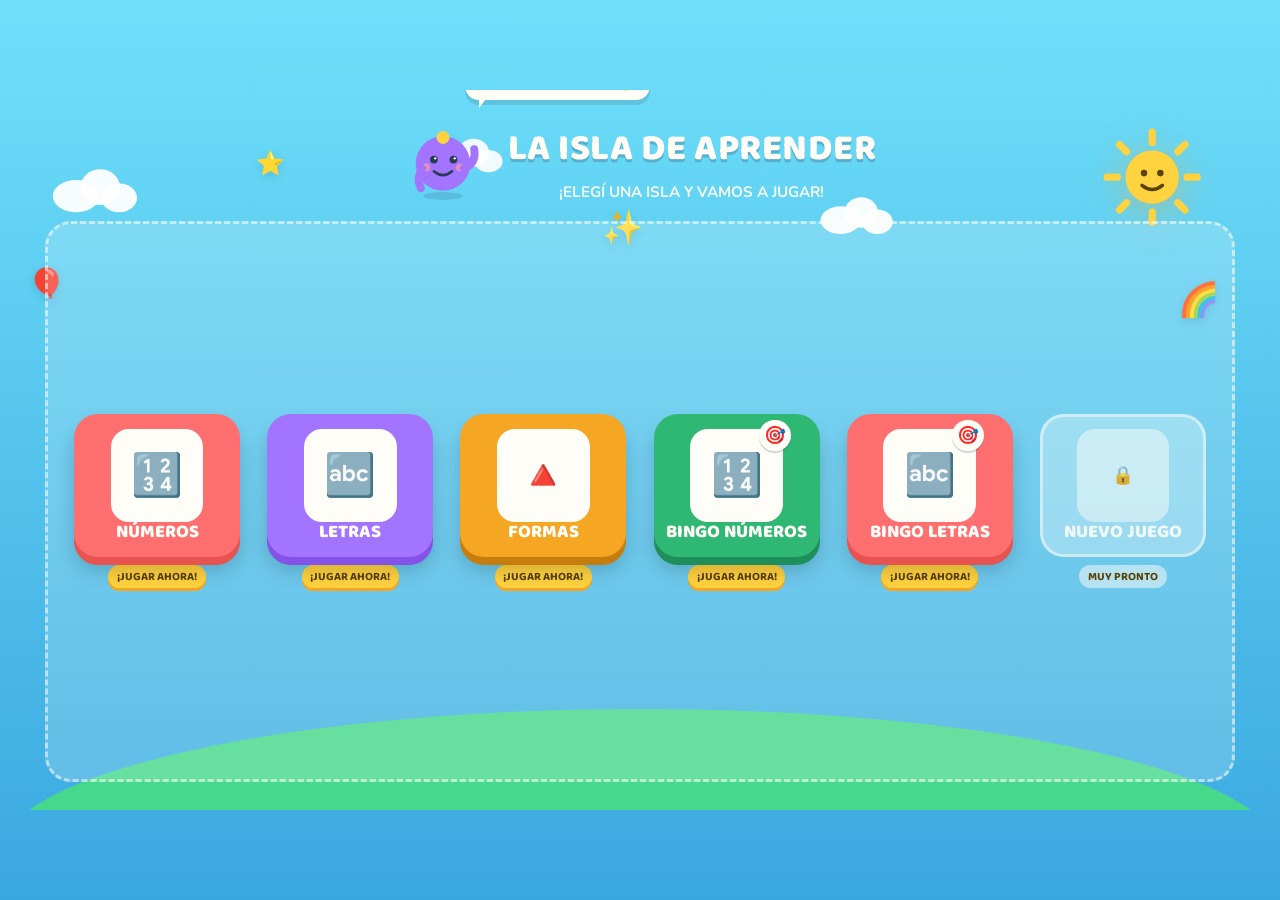
<file: index.html>
<!DOCTYPE html>
<html lang="es">
<head>
<meta charset="UTF-8">
<meta name="viewport" content="width=device-width, initial-scale=1.0">
<title>La Isla de Aprender · Actividades para peques</title>
<link rel="preconnect" href="https://fonts.googleapis.com">
<link rel="preconnect" href="https://fonts.gstatic.com" crossorigin>
<link href="https://fonts.googleapis.com/css2?family=Baloo+2:wght@500;700;800&family=Nunito:wght@600;700;800&display=swap" rel="stylesheet">
<style>
  :root{
    --sky-top:#6FE0FA;
    --sky-bottom:#3AA8E0;
    --sun:#FFD23F;
    --sun-dark:#F5A623;
    --coral:#FF6F6F;
    --coral-dark:#E8524F;
    --grass:#46D98B;
    --grass-dark:#2FB874;
    --grape:#A374FF;
    --grape-dark:#8452E8;
    --cream:#FFFDF7;
    --ink:#2B3A55;
    --ink-soft:#5A6B8C;
  }

  *{ box-sizing:border-box; }

  html,body{
    margin:0;
    padding:0;
    height:100%;
    overflow:hidden;
    font-family:'Nunito', sans-serif;
    color:var(--ink);
  }

  body{
    position:relative;
    width:100vw;
    height:100vh;
    aspect-ratio:16/9;
    background:linear-gradient(180deg, var(--sky-top) 0%, var(--sky-bottom) 100%);
    display:flex;
    align-items:center;
    justify-content:center;
  }

  @media (prefers-reduced-motion: reduce){
    *{ animation-duration:0.01ms !important; animation-iteration-count:1 !important; transition-duration:0.01ms !important; }
  }

  /* -------- Escena -------- */
  .stage{
    position:relative;
    width:100%;
    height:100%;
    max-width:177.78vh; /* fuerza proporción 16:9 dentro de cualquier viewport */
    max-height:56.25vw;
    overflow:hidden;
    display:flex;
    flex-direction:column;
  }

  /* -------- Fondo: colinas -------- */
  .hill{
    position:absolute;
    bottom:-6%;
    left:0;
    width:100%;
    height:20%;
    background:var(--grass);
    border-radius:50% 50% 0 0 / 100% 100% 0 0;
    transform:scale(1.3);
    opacity:0;
    animation:riseIn 0.7s cubic-bezier(.34,1.56,.64,1) 0.15s forwards;
    z-index:0;
  }
  .hill.back{
    background:var(--grass-dark);
    height:16%;
    bottom:-8%;
    transform:scale(1.5) translateX(6%);
    opacity:0.85;
    animation-delay:0.05s;
  }

  .sun{
    position:absolute;
    top:5%;
    right:6%;
    width:8%;
    aspect-ratio:1/1;
    opacity:0;
    animation:popIn 0.6s cubic-bezier(.34,1.56,.64,1) 0.05s forwards, floatSun 6s ease-in-out 0.9s infinite;
    filter:drop-shadow(0 6px 14px rgba(245,166,35,0.35));
    z-index:0;
  }

  .cloud{
    position:absolute;
    opacity:0;
    animation:fadeIn 0.6s ease forwards, driftCloud linear infinite;
    z-index:0;
  }
  .cloud svg{ width:100%; height:100%; display:block; }
  .cloud--1{ top:10%; left:4%; width:7%; animation-delay:0.2s, 0s; animation-duration:0.6s, 34s; }
  .cloud--2{ top:6%; left:34%; width:5.5%; animation-delay:0.35s, 0s; animation-duration:0.6s, 26s; }
  .cloud--3{ top:14%; left:64%; width:6%; animation-delay:0.5s, 0s; animation-duration:0.6s, 40s; }

  /* -------- Emoji flotantes de fondo -------- */
  .float-emoji{
    position:absolute;
    font-size:clamp(1rem, 2.6vw, 2.2rem);
    opacity:0;
    animation:fadeIn 0.5s ease forwards, drift 7s ease-in-out infinite;
    z-index:0;
    filter:drop-shadow(0 3px 4px rgba(0,0,0,0.12));
  }
  .float-emoji--1{ top:24%; left:2%;  animation-delay:1.4s, 0s; }
  .float-emoji--2{ top:16%; left:47%; animation-delay:1.55s, 1.2s; }
  .float-emoji--3{ top:26%; left:92%; animation-delay:1.7s, 0.6s; }
  .float-emoji--4{ top:8%;  left:20%; animation-delay:1.85s, 2s; font-size:clamp(0.8rem, 1.8vw, 1.5rem); }

  /* -------- Encabezado -------- */
  .header{
    position:relative;
    z-index:2;
    flex:0 0 auto;
    display:flex;
    align-items:center;
    justify-content:center;
    gap:2.2%;
    padding:2.2% 4% 1.4%;
    opacity:0;
    animation:dropIn 0.7s cubic-bezier(.34,1.56,.64,1) 0.15s forwards;
  }

  .mascot-wrap{
    position:relative;
    flex:0 0 auto;
    width:9%;
    max-width:78px;
    min-width:52px;
  }
  .mascot{
    width:100%;
    opacity:0;
    animation:popIn 0.7s cubic-bezier(.34,1.56,.64,1) 0.55s forwards, bob 3.2s ease-in-out 1.3s infinite;
    transform-origin:bottom center;
  }
  .mascot svg{ width:100%; height:auto; display:block; overflow:visible; }
  .mascot .arm{ transform-origin: 60px 78px; animation:wave 1.8s ease-in-out 1.4s infinite; }

  .speech{
    position:absolute;
    left:78%;
    top:-58%;
    width:max-content;
    max-width:min(46vw, 320px);
    background:var(--cream);
    color:var(--ink);
    font-family:'Baloo 2', sans-serif;
    font-weight:700;
    font-size:clamp(0.62rem, 1.15vw, 0.85rem);
    text-transform:uppercase;
    line-height:1.25;
    padding:0.5em 0.8em;
    border-radius:14px;
    opacity:0;
    animation:popIn 0.5s cubic-bezier(.34,1.56,.64,1) 1.8s forwards;
    box-shadow:0 5px 0 rgba(43,58,85,0.15);
  }
  .speech::after{
    content:"";
    position:absolute;
    left:14px;
    bottom:-8px;
    border-width:9px 7px 0 0;
    border-style:solid;
    border-color:var(--cream) transparent transparent transparent;
  }

  .title-block{ text-align:center; }
  .title-block h1{
    font-family:'Baloo 2', sans-serif;
    font-weight:800;
    font-size:clamp(1.15rem, 3.4vw, 2.3rem);
    margin:0;
    color:var(--cream);
    text-shadow:0 3px 0 rgba(43,58,85,0.25);
    letter-spacing:0.5px;
    text-transform:uppercase;
  }
  .title-block p{
    font-weight:700;
    font-size:clamp(0.65rem, 1.25vw, 0.95rem);
    margin:0.3rem 0 0;
    color:var(--cream);
    opacity:0.92;
    text-transform:uppercase;
  }

  /* -------- Tablero de islas (escalable) -------- */
  .board{
    position:relative;
    z-index:1;
    flex:1 1 auto;
    display:flex;
    align-items:center;
    justify-content:center;
    padding:0 3.5% 2.2%;
    min-height:0;
  }

  .board-panel{
    position:relative;
    width:100%;
    height:100%;
    max-height:100%;
    background:rgba(255,253,247,0.18);
    border:3px dashed rgba(255,253,247,0.55);
    border-radius:26px;
    padding:2.6% 2.2%;
    display:flex;
    align-items:center;
    overflow-y:auto;
    opacity:0;
    animation:fadeIn 0.5s ease 0.45s forwards;
    scrollbar-width:thin;
    scrollbar-color:var(--cream) transparent;
  }
  .board-panel::-webkit-scrollbar{ width:10px; }
  .board-panel::-webkit-scrollbar-thumb{ background:rgba(255,253,247,0.6); border-radius:8px; }

  .islands-grid{
    width:100%;
    display:grid;
    grid-template-columns:repeat(auto-fit, minmax(128px, 1fr));
    gap:3.2% 2.4%;
    justify-content:center;
  }

  .island{
    position:relative;
    display:flex;
    flex-direction:column;
    align-items:center;
    text-decoration:none;
    color:inherit;
    opacity:0;
    animation:riseIn 0.55s cubic-bezier(.34,1.56,.64,1) forwards;
  }
  /* Cascada de entrada: cada isla aparece un poco después que la anterior */
  .island:nth-child(1){ animation-delay:0.7s; }
  .island:nth-child(2){ animation-delay:0.8s; }
  .island:nth-child(3){ animation-delay:0.9s; }
  .island:nth-child(4){ animation-delay:1s; }
  .island:nth-child(5){ animation-delay:1.1s; }
  .island:nth-child(6){ animation-delay:1.2s; }
  .island:nth-child(n+7){ animation-delay:1.3s; }

  .island-card{
    width:100%;
    aspect-ratio:1/0.86;
    border-radius:24px;
    display:flex;
    flex-direction:column;
    align-items:center;
    justify-content:center;
    gap:8%;
    position:relative;
    transition:transform 0.25s cubic-bezier(.34,1.56,.64,1), box-shadow 0.25s ease;
  }

  .island--main .island-card{
    background:var(--coral);
    box-shadow:0 8px 0 var(--coral-dark), 0 14px 20px rgba(0,0,0,0.18);
    cursor:pointer;
  }
  .island--main:hover .island-card,
  .island--main:focus-visible .island-card{
    transform:translateY(-5px) rotate(-1.5deg) scale(1.04);
  }
  .island--main:active .island-card{
    transform:translateY(0px);
    box-shadow:0 3px 0 var(--coral-dark), 0 6px 10px rgba(0,0,0,0.18);
  }
  .island--main:focus-visible{ outline:none; }
  .island--main:focus-visible .island-card{
    box-shadow:0 8px 0 var(--coral-dark), 0 0 0 5px var(--cream), 0 0 0 8px var(--coral-dark);
  }
  /* Paleta rotativa: las islas van alternando color para que la grilla completa se vea alegre */
  .island--main:nth-of-type(4n+2) .island-card{ background:var(--grape); box-shadow:0 8px 0 var(--grape-dark), 0 14px 20px rgba(0,0,0,0.18); }
  .island--main:nth-of-type(4n+2):hover .island-card,
  .island--main:nth-of-type(4n+2):focus-visible .island-card{ box-shadow:0 8px 0 var(--grape-dark), 0 14px 20px rgba(0,0,0,0.18); }
  .island--main:nth-of-type(4n+3) .island-card{ background:var(--sun-dark); box-shadow:0 8px 0 #C77D0E, 0 14px 20px rgba(0,0,0,0.18); }
  .island--main:nth-of-type(4n) .island-card{ background:var(--grass-dark); box-shadow:0 8px 0 #1E8F5B, 0 14px 20px rgba(0,0,0,0.18); }

  .island-icon{
    width:56%;
    aspect-ratio:1/1;
    border-radius:18px;
    background:var(--cream);
    display:flex;
    align-items:center;
    justify-content:center;
    font-size:clamp(1.5rem, 4vw, 2.6rem);
    line-height:1;
    position:relative;
  }

  .mode-badge{
    position:absolute;
    top:-10%;
    right:-8%;
    width:34%;
    aspect-ratio:1/1;
    background:var(--cream);
    border-radius:50%;
    display:flex;
    align-items:center;
    justify-content:center;
    font-size:clamp(0.7rem, 1.7vw, 1.1rem);
    box-shadow:0 2px 0 rgba(43,58,85,0.2);
  }

  .island-label{
    font-family:'Baloo 2', sans-serif;
    font-weight:800;
    font-size:clamp(0.7rem, 1.6vw, 1.15rem);
    color:var(--cream);
    text-transform:uppercase;
    text-align:center;
    line-height:1.1;
  }

  .island-tag{
    margin-top:5%;
    font-family:'Baloo 2', sans-serif;
    font-weight:700;
    font-size:clamp(0.5rem, 1vw, 0.72rem);
    background:var(--sun);
    color:#5B4200;
    padding:0.22em 0.75em;
    border-radius:999px;
    box-shadow:0 3px 0 var(--sun-dark);
    text-transform:uppercase;
    white-space:nowrap;
  }

  .island--soon .island-card{
    background:rgba(255,253,247,0.3);
    box-shadow:inset 0 0 0 3px rgba(255,253,247,0.5);
  }
  .island--soon .island-icon{ background:rgba(255,253,247,0.55); opacity:0.85; }
  .island--soon .island-label{ color:rgba(255,253,247,0.85); }
  .island--soon .island-tag{
    background:rgba(255,253,247,0.5);
    color:#5B4200;
    box-shadow:none;
  }
  .island--soon{ cursor:default; }

  .lock-badge{ font-size:clamp(0.7rem, 1.7vw, 1.1rem); }

  /* -------- Animaciones -------- */
  @keyframes dropIn{
    0%{ opacity:0; transform:translateY(-20px); }
    100%{ opacity:1; transform:translateY(0); }
  }
  @keyframes riseIn{
    0%{ opacity:0; transform:translateY(24px) scale(0.94); }
    100%{ opacity:1; transform:translateY(0) scale(1); }
  }
  @keyframes popIn{
    0%{ opacity:0; transform:scale(0.5); }
    100%{ opacity:1; transform:scale(1); }
  }
  @keyframes fadeIn{ to{ opacity:1; } }
  @keyframes floatSun{
    0%,100%{ transform:translateY(0) rotate(0deg); }
    50%{ transform:translateY(-3%) rotate(6deg); }
  }
  @keyframes driftCloud{
    0%{ transform:translateX(0); }
    50%{ transform:translateX(3vw); }
    100%{ transform:translateX(0); }
  }
  @keyframes drift{
    0%,100%{ transform:translateY(0) rotate(0deg); }
    50%{ transform:translateY(-10px) rotate(8deg); }
  }
  @keyframes bob{
    0%,100%{ transform:translateY(0); }
    50%{ transform:translateY(-4%); }
  }
  @keyframes wave{
    0%,100%{ transform:rotate(0deg); }
    50%{ transform:rotate(-22deg); }
  }
</style>
</head>
<body>
  <div class="stage">

    <!-- Fondo -->
    <div class="sun">
      <svg viewBox="0 0 100 100"><g fill="var(--sun)">
        <circle cx="50" cy="50" r="26"/>
        <g stroke="var(--sun)" stroke-width="7" stroke-linecap="round">
          <line x1="50" y1="6" x2="50" y2="16"/>
          <line x1="50" y1="84" x2="50" y2="94"/>
          <line x1="6" y1="50" x2="16" y2="50"/>
          <line x1="84" y1="50" x2="94" y2="50"/>
          <line x1="18" y1="18" x2="25" y2="25"/>
          <line x1="75" y1="75" x2="82" y2="82"/>
          <line x1="82" y1="18" x2="75" y2="25"/>
          <line x1="25" y1="75" x2="18" y2="82"/>
        </g>
      </g>
      <circle cx="42" cy="46" r="3.2" fill="#5B4200"/>
      <circle cx="58" cy="46" r="3.2" fill="#5B4200"/>
      <path d="M40 58 Q50 66 60 58" stroke="#5B4200" stroke-width="3.4" fill="none" stroke-linecap="round"/>
      </svg>
    </div>

    <div class="cloud cloud--1"><svg viewBox="0 0 100 60"><ellipse cx="28" cy="38" rx="26" ry="18" fill="#fff" opacity="0.95"/><ellipse cx="55" cy="28" rx="22" ry="20" fill="#fff" opacity="0.95"/><ellipse cx="76" cy="40" rx="20" ry="16" fill="#fff" opacity="0.95"/></svg></div>
    <div class="cloud cloud--2"><svg viewBox="0 0 100 60"><ellipse cx="28" cy="38" rx="26" ry="18" fill="#fff" opacity="0.9"/><ellipse cx="55" cy="28" rx="22" ry="20" fill="#fff" opacity="0.9"/><ellipse cx="76" cy="40" rx="20" ry="16" fill="#fff" opacity="0.9"/></svg></div>
    <div class="cloud cloud--3"><svg viewBox="0 0 100 60"><ellipse cx="28" cy="38" rx="26" ry="18" fill="#fff" opacity="0.95"/><ellipse cx="55" cy="28" rx="22" ry="20" fill="#fff" opacity="0.95"/><ellipse cx="76" cy="40" rx="20" ry="16" fill="#fff" opacity="0.95"/></svg></div>

    <!-- Emoji decorativos flotando -->
    <div class="float-emoji float-emoji--1" aria-hidden="true">🎈</div>
    <div class="float-emoji float-emoji--2" aria-hidden="true">✨</div>
    <div class="float-emoji float-emoji--3" aria-hidden="true">🌈</div>
    <div class="float-emoji float-emoji--4" aria-hidden="true">⭐</div>

    <div class="hill back"></div>
    <div class="hill"></div>

    <!-- Encabezado: mascota + título, desacoplados del tablero de juego -->
    <header class="header">
      <div class="mascot-wrap">
        <div class="mascot" aria-hidden="true">
          <svg viewBox="0 0 120 130">
            <ellipse cx="60" cy="120" rx="30" ry="6" fill="rgba(43,58,85,0.15)"/>
            <circle cx="60" cy="70" r="42" fill="var(--grape)"/>
            <circle cx="46" cy="64" r="6" fill="#2B3A55"/>
            <circle cx="76" cy="64" r="6" fill="#2B3A55"/>
            <circle cx="48" cy="62" r="1.8" fill="#fff"/>
            <circle cx="78" cy="62" r="1.8" fill="#fff"/>
            <path d="M46 82 Q60 94 74 82" stroke="#2B3A55" stroke-width="4" fill="none" stroke-linecap="round"/>
            <circle cx="34" cy="76" r="6" fill="#FF9E9E" opacity="0.7"/>
            <circle cx="86" cy="76" r="6" fill="#FF9E9E" opacity="0.7"/>
            <g class="arm">
              <path d="M92 78 Q112 70 108 48" stroke="var(--grape)" stroke-width="12" fill="none" stroke-linecap="round"/>
            </g>
            <path d="M28 78 Q18 92 26 108" stroke="var(--grape)" stroke-width="12" fill="none" stroke-linecap="round"/>
            <circle cx="60" cy="30" r="10" fill="var(--sun)"/>
          </svg>
        </div>
        <div class="speech">¡Hola! Elegí un juego 🎉</div>
      </div>
      <div class="title-block">
        <h1>La Isla de Aprender</h1>
        <p>¡Elegí una isla y vamos a jugar!</p>
      </div>
    </header>

    <!-- Tablero: la grilla crece sola con cada actividad nueva -->
    <main class="board">
      <div class="board-panel">
        <nav class="islands-grid" aria-label="Actividades disponibles">

          <a class="island island--main" href="numeracion/index.html">
            <div class="island-card">
              <div class="island-icon">🔢</div>
              <div class="island-label">Números</div>
            </div>
            <div class="island-tag">¡Jugar ahora!</div>
          </a>

          <a class="island island--main" href="alfabetizacion/index.html">
            <div class="island-card">
              <div class="island-icon">🔤</div>
              <div class="island-label">Letras</div>
            </div>
            <div class="island-tag">¡Jugar ahora!</div>
          </a>

          <a class="island island--main" href="figuras/index.html">
            <div class="island-card">
              <div class="island-icon">🔺</div>
              <div class="island-label">Formas</div>
            </div>
            <div class="island-tag">¡Jugar ahora!</div>
          </a>

          <a class="island island--main" href="bingo-numeros/index.html">
            <div class="island-card">
              <div class="island-icon">🔢<span class="mode-badge">🎯</span></div>
              <div class="island-label">Bingo Números</div>
            </div>
            <div class="island-tag">¡Jugar ahora!</div>
          </a>

          <a class="island island--main" href="bingo-letras/index.html">
            <div class="island-card">
              <div class="island-icon">🔤<span class="mode-badge">🎯</span></div>
              <div class="island-label">Bingo Letras</div>
            </div>
            <div class="island-tag">¡Jugar ahora!</div>
          </a>

          <!------------------------------------------------------------------------------------------>
          <!-- Plantilla para la próxima actividad: copiá este bloque, cambiá emoji, texto y enlace -->
          <!------------------------------------------------------------------------------------------>
          <div class="island island--soon">
            <div class="island-card">
              <div class="island-icon"><span class="lock-badge">🔒</span></div>
              <div class="island-label">Nuevo juego</div>
            </div>
            <div class="island-tag">Muy pronto</div>
          </div>

        </nav>
      </div>
    </main>

  </div>
</body>
</html>
</file>
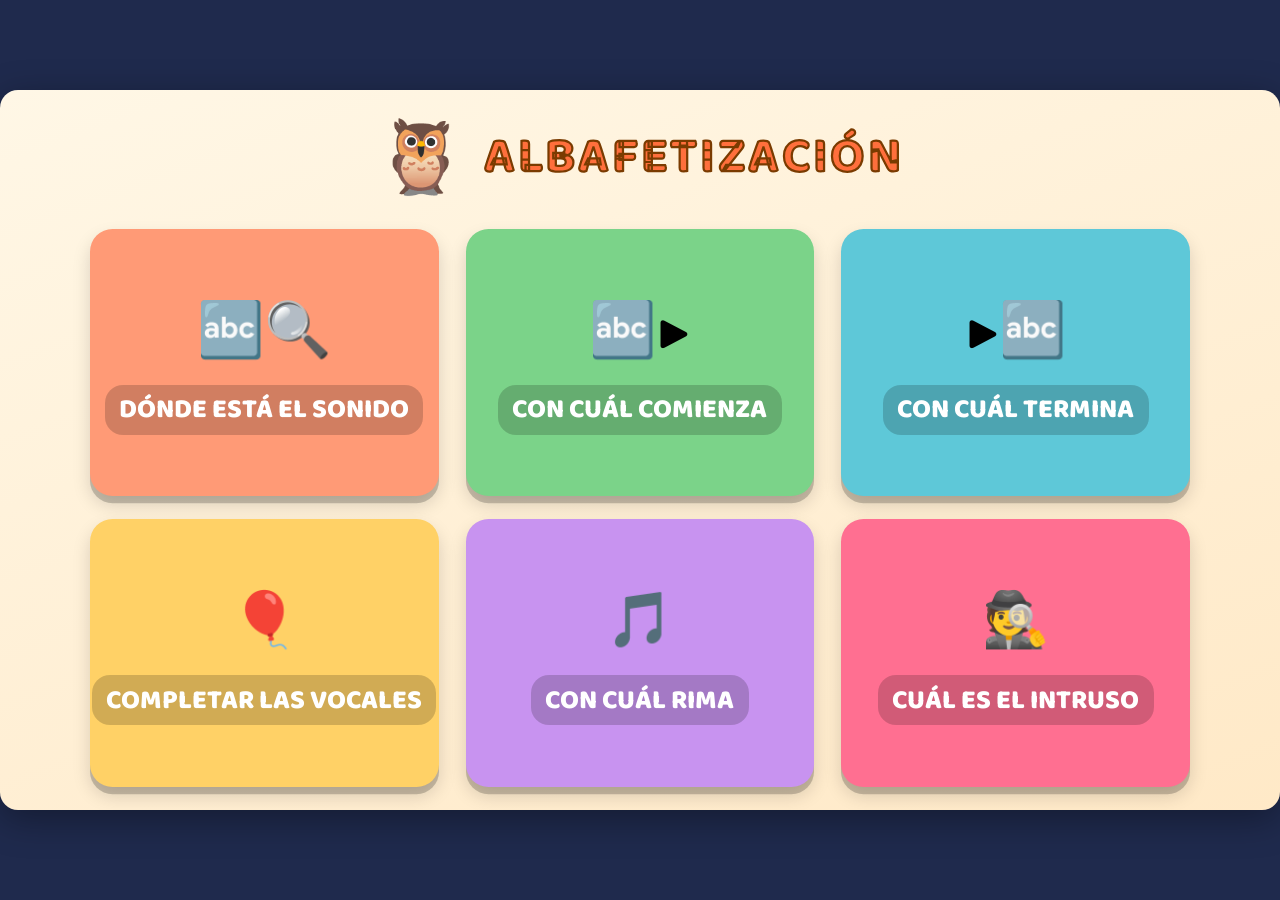
<file: alfabetizacion/index.html>
<!DOCTYPE html>
<html lang="es">
<head>
<meta charset="UTF-8">
<meta name="viewport" content="width=device-width, initial-scale=1.0, maximum-scale=1.0, user-scalable=no">
<title>Albafetización</title>
<link rel="preconnect" href="https://fonts.googleapis.com">
<link href="https://fonts.googleapis.com/css2?family=Baloo+2:wght@500;700;800&family=Nunito:wght@600;700;800;900&display=swap" rel="stylesheet">
<link rel="stylesheet" href="style.css">
</head>
<body>

<div id="stage-wrapper">
  <div id="stage">

    <!-- ===================== MENÚ ===================== -->
    <section id="screen-menu" class="screen visible">
      <div class="menu-header">
        <div class="mascot">🦉</div>
        <h1 class="app-title">ALBAFETIZACIÓN</h1>
      </div>
      <div class="menu-grid">
        <button class="menu-card card-1" data-activity="letra">
          <span class="menu-icon">🔤🔍</span>
          <span class="menu-badge">DÓNDE ESTÁ EL SONIDO</span>
        </button>
        <button class="menu-card card-2" data-activity="inicial">
          <span class="menu-icon">🔤▶️</span>
          <span class="menu-badge">CON CUÁL COMIENZA</span>
        </button>
        <button class="menu-card card-3" data-activity="final">
          <span class="menu-icon">▶️🔤</span>
          <span class="menu-badge">CON CUÁL TERMINA</span>
        </button>
        <button class="menu-card card-4" data-activity="vocales">
          <span class="menu-icon">🎈</span>
          <span class="menu-badge">COMPLETAR LAS VOCALES</span>
        </button>
        <button class="menu-card card-5" data-activity="rimas">
          <span class="menu-icon">🎵</span>
          <span class="menu-badge">CON CUÁL RIMA</span>
        </button>
        <button class="menu-card card-6" data-activity="intruso">
          <span class="menu-icon">🕵️</span>
          <span class="menu-badge">CUÁL ES EL INTRUSO</span>
        </button>
      </div>
    </section>

    <!-- ===================== ACTIVIDAD ===================== -->
    <section id="screen-activity" class="screen">
      <div class="activity-topbar">
        <button id="btn-back" class="btn-round btn-back">🏠</button>
        <div id="progress-dots" class="progress-dots"></div>
        <div class="star-counter">⭐<span id="star-count">0</span></div>
      </div>
      <div id="exercise-content" class="exercise-content"></div>
      <div id="feedback-layer" class="feedback-layer"></div>
    </section>

    <!-- ===================== FINAL ===================== -->
    <section id="screen-complete" class="screen">
      <div class="complete-box">
        <div id="medal-icon" class="medal-icon">🏆</div>
        <div class="complete-stars">⭐ <span id="final-star-count">0</span> / <span id="final-star-total">10</span></div>
        <div class="complete-buttons">
          <button id="btn-retry" class="btn-round btn-big">🔁</button>
          <button id="btn-menu" class="btn-round btn-big">🏠</button>
        </div>
      </div>
      <div id="confetti-layer" class="confetti-layer"></div>
    </section>

  </div>
</div>

<script src="script.js"></script>
</body>
</html>
</file>
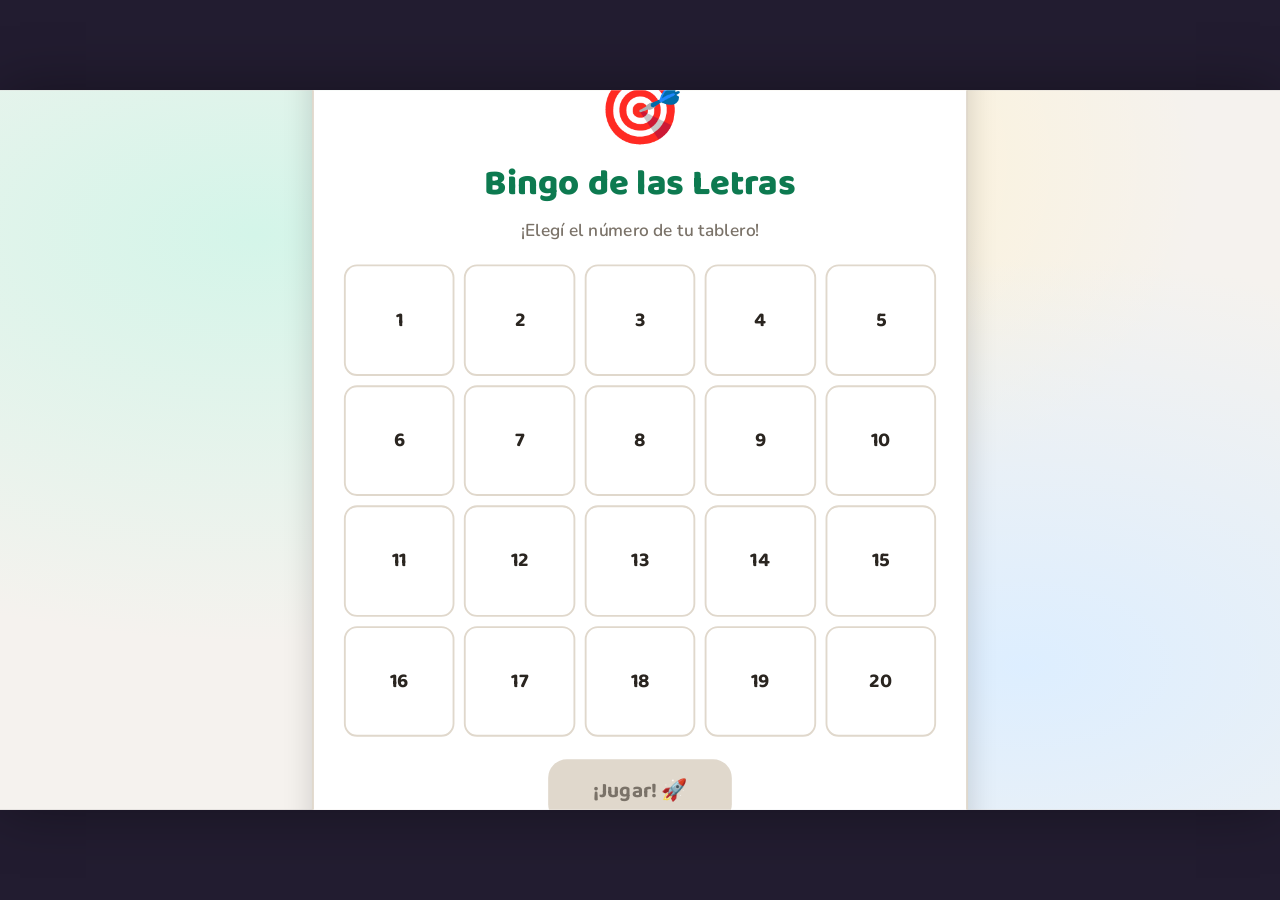
<file: bingo-letras/index.html>
<!DOCTYPE html>
<html lang="es">
<head>
  <meta charset="UTF-8" />
  <meta name="viewport" content="width=device-width, initial-scale=1.0" />
  <title>Bingo de las Letras — 1º Grado</title>
  <link rel="stylesheet" href="style.css" />
  <link rel="preconnect" href="https://fonts.googleapis.com" />
  <link rel="preconnect" href="https://fonts.gstatic.com" crossorigin />
  <link href="https://fonts.googleapis.com/css2?family=Nunito:wght@400;600;700;800;900&family=Baloo+2:wght@400;600;700;800&display=swap" rel="stylesheet" />
</head>
<body>

<!-- ESCENARIO FIJO 1366x768 (16:9), se escala completo según la ventana real -->
<div id="stage">

  <!-- PANTALLA DE SELECCIÓN -->
  <div id="setup-screen">
    <div class="setup-card">
      <div class="setup-logo">🎯</div>
      <h1>Bingo de las Letras</h1>
      <p class="setup-subtitle">¡Elegí el número de tu tablero!</p>
      <div class="player-grid" id="playerGrid"></div>
      <button class="start-btn" id="startBtn" disabled>
        ¡Jugar! 🚀
      </button>
    </div>
  </div>

  <!-- PANTALLA DE JUEGO -->
  <div id="game-screen" class="hidden">

    <!-- HEADER -->
    <header class="top-bar">
      <button class="back-btn" id="backBtn">← Volver</button>
      <h2 id="boardTitle">Tablero 1</h2>
      <div class="topbar-spacer"></div>
    </header>

    <!-- ÁREA DEL TABLERO — sin sidebar, ocupa todo el ancho -->
    <div class="board-area">
      <main class="bingo-board" id="bingoBoard" role="grid" aria-label="Tablero de bingo"></main>
    </div>

  </div>

  <!-- OVERLAY + TARJETA FLOTANTE LÍNEA/BINGO -->
  <div class="celebration-overlay hidden" id="celebrationOverlay">
    <div class="celebration-card" id="celebrationCard">
      <button class="celebration-close" id="celebrationClose" aria-label="Cerrar">✕</button>
      <div class="celebration-confetti" id="celebrationConfetti"></div>
      <div class="celebration-emoji" id="celebrationEmoji"></div>
      <h2 class="celebration-title" id="celebrationTitle"></h2>
      <p class="celebration-msg" id="celebrationMsg"></p>
      <button class="celebration-btn" id="celebrationBtn">¡Seguir jugando!</button>
    </div>
  </div>

</div>
<!-- /#stage -->

  <script src="data.js"></script>
  <script src="game.js"></script>
  <script>
    // Escala el escenario completo (diseñado a 1366x768) para que siempre
    // entre en pantalla en formato 16:9, sin scroll, sin importar la
    // resolución real ni si la ventana está maximizada o no.
    (function () {
      var REF_W = 1366, REF_H = 768;
      var stage = document.getElementById('stage');
      function fitStage() {
        var scale = Math.min(window.innerWidth / REF_W, window.innerHeight / REF_H);
        stage.style.transform = 'translate(-50%, -50%) scale(' + scale + ')';
      }
      window.addEventListener('resize', fitStage);
      window.addEventListener('orientationchange', fitStage);
      fitStage();
    })();
  </script>
</body>
</html>
</file>
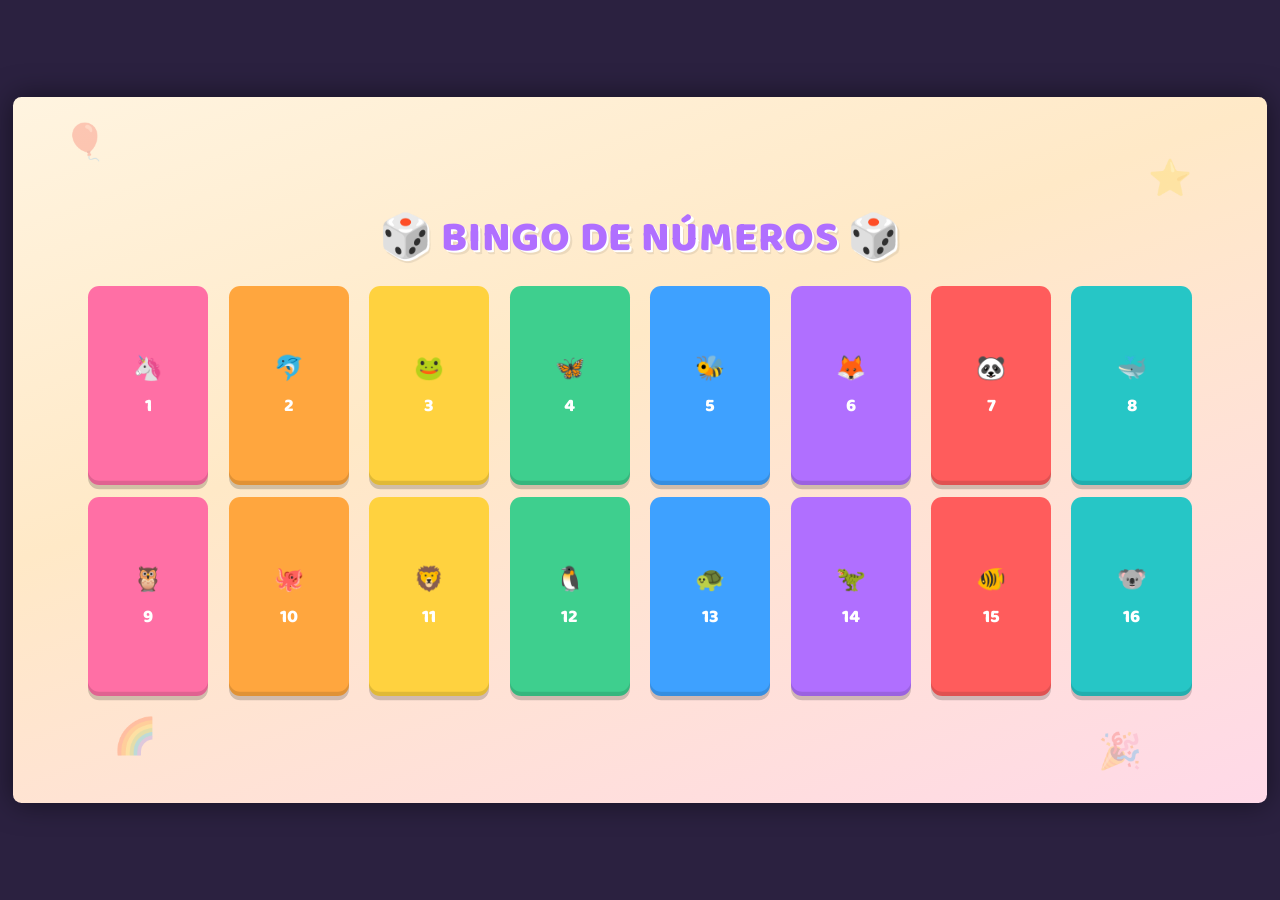
<file: bingo-numeros/index.html>
<!DOCTYPE html>
<html lang="es">
<head>
<meta charset="UTF-8">
<meta name="viewport" content="width=device-width, initial-scale=1.0, maximum-scale=1.0, user-scalable=no">
<title>Bingo de Números hasta el 30</title>
<link href="https://fonts.googleapis.com/css2?family=Baloo+2:wght@500;700;800&family=Nunito:wght@600;700;800&display=swap" rel="stylesheet">
<style>
  :root{
    --pink:#ff6fa5; --orange:#ffa63e; --yellow:#ffd23f; --green:#3ecf8e;
    --blue:#3ea1ff; --purple:#b06fff; --red:#ff5c5c; --teal:#26c6c6;
    --cream:#fff8ec; --ink:#4a3b2b;
    --sw:1vw; --sh:1vh;
  }
  *{box-sizing:border-box; -webkit-tap-highlight-color: transparent;}
  html,body{
    margin:0; padding:0; width:100%; height:100%; overflow:hidden;
    font-family:'Nunito', sans-serif; background:#2b2140;
    display:flex; align-items:center; justify-content:center;
  }
  #stage{
    position:relative;
    background:linear-gradient(160deg,#fff4e0 0%, #ffe9c7 40%, #ffd9e8 100%);
    overflow:hidden; border-radius: calc(var(--sh) * 1.2); box-shadow: 0 0 calc(var(--sh) * 4) rgba(0,0,0,0.5);
  }
  .screen{
    position:absolute; inset:0; display:none;
    flex-direction:column; align-items:center; justify-content:center;
    padding:calc(var(--sh) * 2) calc(var(--sw) * 3);
  }
  .screen.active{display:flex;}

  /* decorative floating background blobs */
  .bg-deco{position:absolute; font-size:calc(var(--sh) * 5); opacity:0.25; pointer-events:none; user-select:none;}

  h1.title{
    font-family:'Baloo 2', sans-serif; font-weight:800;
    color:var(--purple); text-shadow: calc(var(--sh) * 0.3) calc(var(--sh) * 0.3) 0 #fff, calc(var(--sh) * 0.5) calc(var(--sh) * 0.5) 0 rgba(0,0,0,0.08);
    font-size:calc(var(--sh) * 6); margin:0 0 calc(var(--sh) * 2) 0; text-align:center; letter-spacing:calc(var(--sh) * 0.1);
    text-transform:uppercase;
  }

  /* ---------- SELECT SCREEN ---------- */
  #boardGrid{
    display:grid; grid-template-columns: repeat(8, 1fr); grid-template-rows: repeat(2,1fr);
    gap:calc(var(--sh) * 1.6) calc(var(--sw) * 1.6); width:calc(var(--sw) * 88); height:calc(var(--sh) * 58);
  }
  .board-btn{
    border:none; border-radius:calc(var(--sh) * 1.6); cursor:pointer;
    font-family:'Baloo 2', sans-serif; font-weight:800; color:#fff;
    font-size:calc(var(--sh) * 3.4); display:flex; flex-direction:column; align-items:center; justify-content:center;
    box-shadow: 0 calc(var(--sh) * 0.6) 0 rgba(0,0,0,0.18), inset 0 calc(var(--sh) * -0.6) 0 rgba(0,0,0,0.12);
    transition: transform 0.12s ease;
    position:relative;
  }
  .board-btn:active{ transform: scale(0.92); }
  .board-btn .emoji{font-size:calc(var(--sh) * 3.4); margin-bottom:calc(var(--sh) * 0.3);}
  .board-btn .num{font-size:calc(var(--sh) * 2.6);}

  /* ---------- GAME SCREEN ---------- */
  #gameScreen{ justify-content:flex-start; padding-top:calc(var(--sh) * 1.4); }
  #topBar{
    width:calc(var(--sw) * 94); display:flex; align-items:center; justify-content:space-between;
    margin-bottom:calc(var(--sh) * 1);
  }
  #backBtn, #resetBtn{
    border:none; border-radius:50%; width:calc(var(--sh) * 6.4); height:calc(var(--sh) * 6.4);
    font-size:calc(var(--sh) * 3.2); background:var(--yellow); box-shadow:0 calc(var(--sh) * 0.5) 0 rgba(0,0,0,0.18);
    cursor:pointer; display:flex; align-items:center; justify-content:center;
  }
  #resetBtn{ background:var(--teal); }
  #gameTitle{
    font-family:'Baloo 2', sans-serif; font-weight:800; color:var(--purple);
    font-size:calc(var(--sh) * 3.6); text-align:center; flex:1;
  }
  #gameTitle .badge{
    display:inline-block; background:var(--pink); color:#fff; border-radius:calc(var(--sh) * 2);
    padding:calc(var(--sh) * 0.3) calc(var(--sw) * 1.6); font-size:calc(var(--sh) * 2.6); margin-left:calc(var(--sw) * 1);
  }

  #board{
    display:grid; grid-template-columns: repeat(9, 1fr); grid-template-rows: repeat(3, 1fr);
    gap:calc(var(--sh) * 0.9) calc(var(--sw) * 0.9); width:calc(var(--sw) * 92); height:calc(var(--sh) * 62); background:#fff; border-radius:calc(var(--sh) * 2);
    padding:calc(var(--sh) * 1.4) calc(var(--sw) * 1.4); box-shadow: 0 calc(var(--sh) * 0.8) 0 rgba(0,0,0,0.1), inset 0 0 0 calc(var(--sh) * 0.4) #ffe4c4;
  }
  .row-wrap{ display:contents; }
  .cell{
    border-radius:calc(var(--sh) * 1.4); display:flex; align-items:center; justify-content:center;
    font-family:'Baloo 2', sans-serif; font-weight:800; font-size:calc(var(--sh) * 4.6); color:#fff;
    position:relative; user-select:none; transition: transform 0.15s ease, filter 0.15s ease;
    box-shadow: inset 0 calc(var(--sh) * -0.5) 0 rgba(0,0,0,0.15);
  }
  .cell.number{ cursor:pointer; }
  .cell.number:active{ transform:scale(0.93); }
  .cell.deco{ background:#fff3e0; color:#000; font-size:calc(var(--sh) * 3.6); box-shadow:none; opacity:0.85; }
  .cell.marked{ filter:brightness(0.75) saturate(1.3); }
  .cell.marked::after{
    content:"✔️"; position:absolute; font-size:calc(var(--sh) * 3.4); top:50%; left:50%;
    transform:translate(-50%,-50%); background:rgba(255,255,255,0.0);
  }
  .cell.marked .num-label{ opacity:0.35; }
  .cell.number.row-complete-cell{
    box-shadow: 0 0 0 calc(var(--sh) * 0.5) #fff, 0 0 calc(var(--sh) * 2) calc(var(--sh) * 0.6) var(--yellow);
    animation: rowGlow 1s ease-in-out infinite alternate;
  }
  @keyframes rowGlow{
    from{ box-shadow: 0 0 0 calc(var(--sh) * 0.4) #fff, 0 0 calc(var(--sh) * 1.2) calc(var(--sh) * 0.4) var(--yellow); }
    to{ box-shadow: 0 0 0 calc(var(--sh) * 0.6) #fff, 0 0 calc(var(--sh) * 3) calc(var(--sh) * 0.9) var(--orange); }
  }

  /* ---------- MODAL ---------- */
  #modalOverlay{
    position:absolute; inset:0; background:rgba(43,33,64,0.55);
    display:none; align-items:center; justify-content:center; z-index:50;
  }
  #modalOverlay.active{ display:flex; }
  #modalCard{
    background:#fff; border-radius:calc(var(--sh) * 3); padding:calc(var(--sh) * 3) calc(var(--sw) * 5); text-align:center;
    box-shadow:0 calc(var(--sh) * 1) 0 rgba(0,0,0,0.15); max-width:calc(var(--sw) * 70);
    animation: popIn 0.35s cubic-bezier(.34,1.56,.64,1);
  }
  @keyframes popIn{ from{ transform:scale(0.4); opacity:0;} to{ transform:scale(1); opacity:1;} }
  #modalEmoji{ font-size:calc(var(--sh) * 9); display:block; margin-bottom:calc(var(--sh) * 1); }
  #modalText{
    font-family:'Baloo 2', sans-serif; font-weight:800; font-size:calc(var(--sh) * 5.4); margin:0 0 calc(var(--sh) * 2) 0;
    text-transform:uppercase;
  }
  #modalText.line{ color:var(--blue); }
  #modalText.bingo{ color:var(--red); }
  #modalBtn{
    border:none; border-radius:calc(var(--sh) * 2); padding:calc(var(--sh) * 1.4) calc(var(--sw) * 4); font-size:calc(var(--sh) * 2.8); font-weight:800;
    font-family:'Baloo 2', sans-serif; color:#fff; background:var(--green); cursor:pointer;
    box-shadow:0 calc(var(--sh) * 0.5) 0 rgba(0,0,0,0.2);
  }

  /* confetti */
  .confetti{
    position:absolute; top:calc(var(--sh) * -3); width:calc(var(--sw) * 1.4); height:calc(var(--sh) * 2.4); border-radius:calc(var(--sh) * 0.4);
    animation: fall linear forwards; z-index:60; pointer-events:none;
  }
  @keyframes fall{
    to{ transform: translateY(calc(var(--sh) * 115)) rotate(540deg); opacity:0.9; }
  }
</style>
</head>
<body>
<div id="stage">

  <!-- floating decorations -->
  <div class="bg-deco" style="top:3%; left:4%;">🎈</div>
  <div class="bg-deco" style="top:8%; right:6%;">⭐</div>
  <div class="bg-deco" style="bottom:6%; left:8%;">🌈</div>
  <div class="bg-deco" style="bottom:4%; right:10%;">🎉</div>

  <!-- SELECT SCREEN -->
  <div id="selectScreen" class="screen active">
    <h1 class="title">🎲 Bingo de Números 🎲</h1>
    <div id="boardGrid"></div>
  </div>

  <!-- GAME SCREEN -->
  <div id="gameScreen" class="screen">
    <div id="topBar">
      <button id="backBtn" title="Volver">↩️</button>
      <div id="gameTitle">🎫 Mi tablero <span class="badge" id="boardNumLabel">1</span></div>
      <button id="resetBtn" title="Reiniciar">🔄</button>
    </div>
    <div id="board"></div>
  </div>

  <!-- MODAL -->
  <div id="modalOverlay">
    <div id="modalCard">
      <span id="modalEmoji">🎉</span>
      <p id="modalText" class="line">¡LÍNEA!</p>
      <button id="modalBtn">¡Genial! 😄</button>
    </div>
  </div>

</div>

<script>
/* ---------------- STAGE SCALING (16:9) ---------------- */
function resizeStage(){
  const stage = document.getElementById('stage');
  const winW = window.innerWidth, winH = window.innerHeight;
  const targetRatio = 16/9;
  let w, h;
  if (winW / winH > targetRatio){
    h = winH * 0.98; w = h * targetRatio;
  } else {
    w = winW * 0.98; h = w / targetRatio;
  }
  stage.style.width = w + 'px';
  stage.style.height = h + 'px';
  // --sw / --sh = 1% del ancho/alto REAL del stage, para que todas las medidas
  // internas (antes en vw/vh) queden siempre contenidas dentro del stage,
  // sin importar la proporción de la ventana del navegador.
  document.documentElement.style.setProperty('--sw', (w / 100) + 'px');
  document.documentElement.style.setProperty('--sh', (h / 100) + 'px');
}
window.addEventListener('resize', resizeStage);
resizeStage();

/* ---------------- SEEDED RNG ---------------- */
function mulberry32(seed){
  return function(){
    seed |= 0; seed = seed + 0x6D2B79F5 | 0;
    let t = Math.imul(seed ^ seed >>> 15, 1 | seed);
    t = t + Math.imul(t ^ t >>> 7, 61 | t) ^ t;
    return ((t ^ t >>> 14) >>> 0) / 4294967296;
  };
}
function shuffleWithRand(arr, rand){
  const a = arr.slice();
  for (let i = a.length - 1; i > 0; i--){
    const j = Math.floor(rand() * (i + 1));
    [a[i], a[j]] = [a[j], a[i]];
  }
  return a;
}

const CELL_COLORS = ['#ff6fa5','#ffa63e','#ffd23f','#3ecf8e','#3ea1ff','#b06fff','#ff5c5c','#26c6c6'];
const DECO_EMOJIS = ['🌟','🌈','🎈','🌸','💫','🦋','🍀','☀️','🍭','🐝'];
const PICK_EMOJIS = ['🦄','🐬','🐸','🦋','🐝','🦊','🐼','🐳','🦉','🐙','🦁','🐧','🐢','🦖','🐠','🐨'];

/* ---------------- BOARD GENERATION ---------------- */
function generateBoard(seed){
  const rand = mulberry32(seed * 977 + 13);
  const shuffled = shuffleWithRand(Array.from({length:30}, (_,i)=>i+1), rand);
  const chosen = shuffled.slice(0, 21);
  const rows = [
    chosen.slice(0,7).sort((a,b)=>a-b),
    chosen.slice(7,14).sort((a,b)=>a-b),
    chosen.slice(14,21).sort((a,b)=>a-b)
  ];
  const board = [];
  rows.forEach(rowNums => {
    const cols = shuffleWithRand([0,1,2,3,4,5,6,7,8], rand);
    const blankCols = new Set(cols.slice(0,2));
    const rowCells = new Array(9);
    let idx = 0;
    for (let c=0;c<9;c++){
      if (blankCols.has(c)){
        rowCells[c] = { type:'deco', emoji: DECO_EMOJIS[Math.floor(rand()*DECO_EMOJIS.length)] };
      } else {
        rowCells[c] = { type:'number', value: rowNums[idx++] };
      }
    }
    board.push(rowCells);
  });
  return board;
}

/* ---------------- STATE ---------------- */
let currentBoardIndex = null;
let currentBoard = null;
let markedSet = new Set();
let lineDone = [false,false,false];
let bingoDone = false;

/* ---------------- SELECT SCREEN RENDER ---------------- */
const boardGrid = document.getElementById('boardGrid');
for (let i=1;i<=16;i++){
  const btn = document.createElement('button');
  btn.className = 'board-btn';
  btn.style.background = CELL_COLORS[(i-1) % CELL_COLORS.length];
  btn.innerHTML = `<span class="emoji">${PICK_EMOJIS[i-1]}</span><span class="num">${i}</span>`;
  btn.addEventListener('click', () => openBoard(i));
  boardGrid.appendChild(btn);
}

/* ---------------- GAME SCREEN RENDER ---------------- */
const boardEl = document.getElementById('board');
function openBoard(index){
  currentBoardIndex = index;
  currentBoard = generateBoard(index);
  markedSet = new Set();
  lineDone = [false,false,false];
  bingoDone = false;
  document.getElementById('boardNumLabel').textContent = index;
  renderBoard();
  showScreen('gameScreen');
}

function renderBoard(){
  boardEl.innerHTML = '';
  currentBoard.forEach((row, r) => {
    row.forEach((cell, c) => {
      const div = document.createElement('div');
      const key = r + '-' + c;
      if (cell.type === 'number'){
        div.className = 'cell number';
        div.style.background = CELL_COLORS[cell.value % CELL_COLORS.length];
        div.innerHTML = `<span class="num-label">${cell.value}</span>`;
        if (markedSet.has(key)) div.classList.add('marked');
        div.addEventListener('click', () => toggleCell(r, c, key));
      } else {
        div.className = 'cell deco';
        div.textContent = cell.emoji;
      }
      boardEl.appendChild(div);
    });
  });
  applyRowHighlights();
}

function applyRowHighlights(){
  const cells = document.querySelectorAll('#board .cell');
  for (let r=0;r<3;r++){
    for (let c=0;c<9;c++){
      const el = cells[r*9+c];
      if (!el) continue;
      const cellData = currentBoard[r][c];
      if (cellData.type === 'number'){
        el.classList.toggle('row-complete-cell', lineDone[r]);
      }
    }
  }
}

function toggleCell(r, c, key){
  if (markedSet.has(key)) markedSet.delete(key);
  else markedSet.add(key);
  renderBoard();
  checkLines();
}

function checkLines(){
  for (let r=0;r<3;r++){
    if (lineDone[r]) continue;
    const allMarked = currentBoard[r].every((cell, colIndex) => {
      if (cell.type !== 'number') return true;
      return markedSet.has(r + '-' + colIndex);
    });
    if (allMarked){
      lineDone[r] = true;
      applyRowHighlights();
      showModal('¡LÍNEA!', '🎯', 'line');
    }
  }
  checkBingo();
}

function checkBingo(){
  if (bingoDone) return;
  const totalNumbers = currentBoard.flat().filter(c => c.type === 'number').length;
  if (markedSet.size >= totalNumbers){
    bingoDone = true;
    showModal('¡BINGO!', '🏆', 'bingo');
    launchConfetti();
  }
}

/* ---------------- MODAL ---------------- */
const modalOverlay = document.getElementById('modalOverlay');
const modalText = document.getElementById('modalText');
const modalEmoji = document.getElementById('modalEmoji');
function showModal(text, emoji, kind){
  modalText.textContent = text;
  modalText.className = kind;
  modalEmoji.textContent = emoji;
  modalOverlay.classList.add('active');
}
document.getElementById('modalBtn').addEventListener('click', () => {
  modalOverlay.classList.remove('active');
});

/* ---------------- CONFETTI ---------------- */
function launchConfetti(){
  const stage = document.getElementById('stage');
  const colors = CELL_COLORS;
  for (let i=0;i<70;i++){
    const piece = document.createElement('div');
    piece.className = 'confetti';
    piece.style.left = Math.random()*100 + '%';
    piece.style.background = colors[Math.floor(Math.random()*colors.length)];
    piece.style.animationDuration = (2 + Math.random()*1.8) + 's';
    piece.style.animationDelay = (Math.random()*0.6) + 's';
    stage.appendChild(piece);
    setTimeout(() => piece.remove(), 4500);
  }
}

/* ---------------- NAVIGATION ---------------- */
function showScreen(id){
  document.querySelectorAll('.screen').forEach(s => s.classList.remove('active'));
  document.getElementById(id).classList.add('active');
}
document.getElementById('backBtn').addEventListener('click', () => {
  showScreen('selectScreen');
});
document.getElementById('resetBtn').addEventListener('click', () => {
  markedSet = new Set();
  lineDone = [false,false,false];
  bingoDone = false;
  renderBoard();
});
</script>
</body>
</html>
</file>
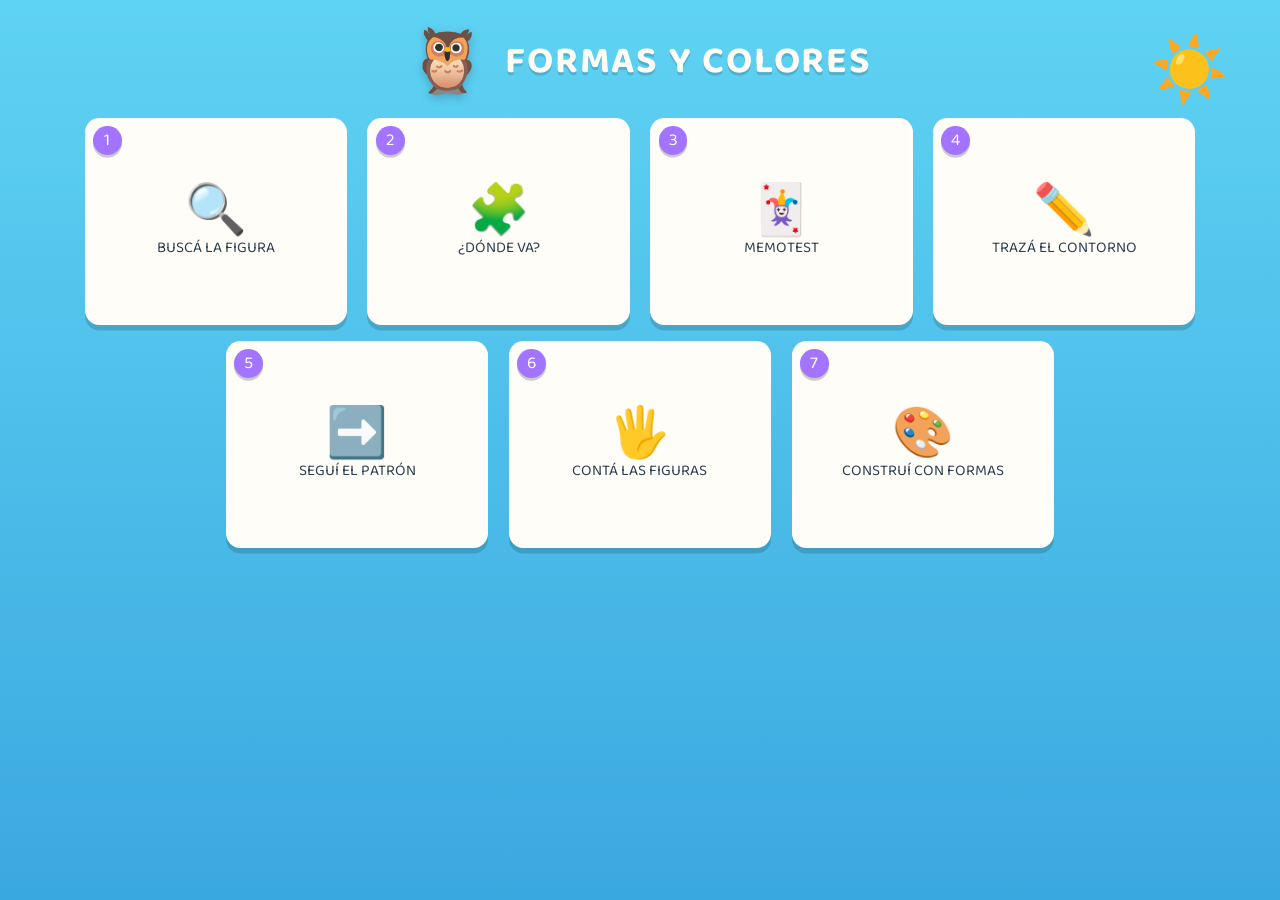
<file: figuras/index.html>
<!DOCTYPE html>
<html lang="es">
<head>
<meta charset="UTF-8">
<meta name="viewport" content="width=device-width, initial-scale=1.0, maximum-scale=1.0, user-scalable=no">
<title>Figuras Geométricas</title>
<link rel="preconnect" href="https://fonts.googleapis.com">
<link rel="preconnect" href="https://fonts.gstatic.com" crossorigin>
<link href="https://fonts.googleapis.com/css2?family=Baloo+2:wght@500;600;700;800&family=Nunito:wght@600;700;800&display=swap" rel="stylesheet">
<link rel="stylesheet" href="style.css">
</head>
<body>
<div id="stage" class="stage">

  <!-- ===================== MENÚ PRINCIPAL ===================== -->
  <section id="view-menu" class="view view-menu active">
    <div class="bg-deco">
      <div class="cloud c1">☁️</div>
      <div class="cloud c2">☁️</div>
      <div class="sun-deco">☀️</div>
    </div>
    <header class="menu-header">
      <div class="mascot-badge">🦉</div>
      <h1 class="menu-title">FORMAS Y COLORES</h1>
    </header>
    <div id="menu-grid" class="menu-grid"></div>
  </section>

  <!-- ===================== VISTA DE ACTIVIDAD ===================== -->
  <section id="view-activity" class="view view-activity">
    <header class="activity-header">
      <button id="btn-back" class="btn-back" aria-label="Volver al menú">🏠</button>
      <div id="progress-dots" class="progress-dots"></div>
      <div id="star-counter" class="star-counter">⭐ <span id="star-count">0</span></div>
    </header>
    <div id="activity-body" class="activity-body"></div>
  </section>

  <!-- ===================== PANTALLA FINAL ===================== -->
  <section id="view-end" class="view view-end">
    <div class="end-card">
      <div id="end-medal" class="end-medal">🏆</div>
      <h2 id="end-title" class="end-title">¡MUY BIEN!</h2>
      <div id="end-stars" class="end-stars"></div>
      <div class="end-buttons">
        <button id="btn-retry" class="btn-big btn-retry">🔁 JUGAR DE NUEVO</button>
        <button id="btn-menu" class="btn-big btn-menu">🏠 VOLVER AL MENÚ</button>
      </div>
    </div>
    <div class="confetti-layer" id="confetti-layer"></div>
  </section>

</div>
<script src="script.js"></script>
</body>
</html>
</file>
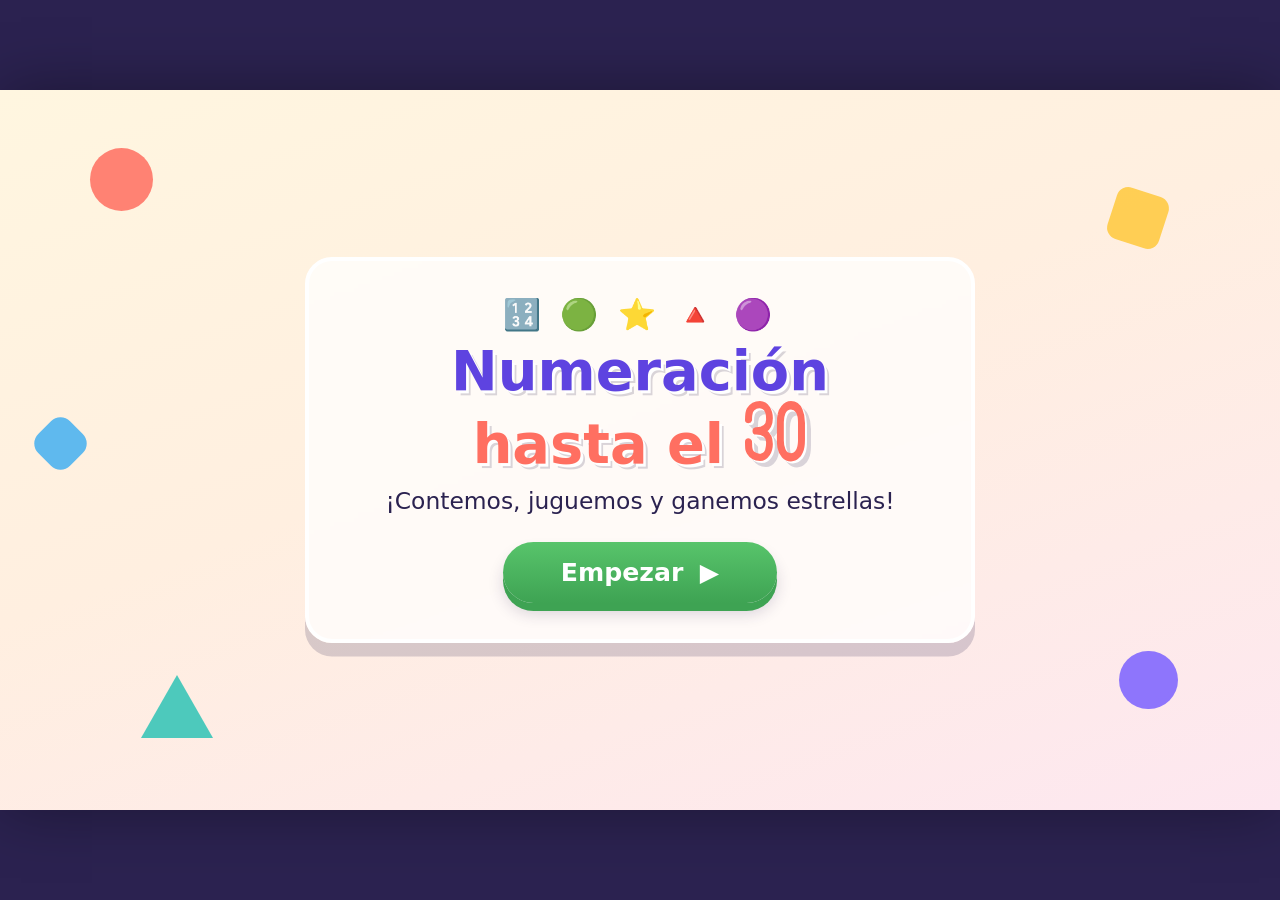
<file: numeracion/index.html>
<!DOCTYPE html>
<html lang="es">
<head>
<meta charset="UTF-8">
<meta name="viewport" content="width=device-width, initial-scale=1.0, maximum-scale=1.0, user-scalable=no">
<title>Numeración hasta el 30</title>
<link rel="stylesheet" href="styles.css">
</head>
<body>

<div id="stage" class="stage">

  <!-- PANTALLA DE INICIO -->
  <section id="screen-intro" class="screen is-active">
    <div class="deco deco-1" aria-hidden="true"></div>
    <div class="deco deco-2" aria-hidden="true"></div>
    <div class="deco deco-3" aria-hidden="true"></div>
    <div class="deco deco-4" aria-hidden="true"></div>
    <div class="deco deco-5" aria-hidden="true"></div>

    <div class="intro-card">
      <p class="eyebrow-emoji">🔢 🟢 ⭐ 🔺 🟣</p>
      <h1 class="app-title">Numeración<br><span>hasta el <b class="num">30</b></span></h1>
      <p class="subtitle">¡Contemos, juguemos y ganemos estrellas!</p>
      <button id="btn-start" class="btn-primary" type="button">
        Empezar <span class="btn-arrow">▶</span>
      </button>
    </div>
  </section>

  <!-- PANTALLA DE ACTIVIDAD -->
  <section id="screen-activity" class="screen">
    <header class="topbar">
      <div class="activity-badge">
        <span class="activity-icon" id="activity-icon">🔢</span>
        <span class="activity-name" id="activity-name">Actividad</span>
      </div>
      <div class="progress-dots" id="progress-dots"></div>
      <div class="stars-counter">
        <span id="stars-count">0</span>
        <span class="star-icon">⭐</span>
      </div>
    </header>

    <main class="activity-main" id="activity-main">
      <!-- contenido inyectado por script.js -->
    </main>

    <div class="feedback-banner" id="feedback-banner"></div>
  </section>

  <!-- PANTALLA FINAL -->
  <section id="screen-final" class="screen">
    <div class="confetti-layer" id="confetti-layer" aria-hidden="true"></div>
    <div class="final-card">
      <div class="medal" id="final-medal">🏆</div>
      <h2 id="final-title">¡Excelente trabajo!</h2>
      <p id="final-subtitle">Conseguiste <strong><span id="final-stars">0</span> de 30</strong> estrellas</p>
      <div class="stars-row" id="stars-row"></div>
      <button id="btn-restart" class="btn-primary" type="button">
        Jugar de nuevo <span class="btn-arrow">🔄</span>
      </button>
    </div>
  </section>

</div>

<script src="script.js"></script>
</body>
</html>
</file>
<file: alfabetizacion/style.css>
* { margin:0; padding:0; box-sizing:border-box; -webkit-tap-highlight-color:transparent; user-select:none; }

html, body {
  width:100%; height:100%; overflow:hidden;
  font-family:'Nunito', sans-serif;
  background:#1f2a4d;
}

#stage-wrapper {
  width:100vw; height:100vh;
  display:flex; align-items:center; justify-content:center;
  background:#1f2a4d;
}

#stage {
  position:relative;
  background:linear-gradient(160deg,#fff7e6,#ffe9c7);
  border-radius:2vh;
  box-shadow:0 1vh 4vh rgba(0,0,0,0.35);
  overflow:hidden;
}

.screen {
  position:absolute; inset:0;
  display:none;
  flex-direction:column;
  align-items:center; justify-content:center;
}
.screen.visible { display:flex; }

/* ===================== MENÚ ===================== */
#screen-menu { justify-content:flex-start; padding-top:2vh; }

.menu-header { display:flex; align-items:center; justify-content:center; gap:2vh; margin-bottom:2.5vh; }
.mascot { font-size:8vh; animation:bob 2.4s ease-in-out infinite; }
.app-title {
  font-family:'Baloo 2', cursive;
  font-size:5.5vh;
  color:#ff6f3c;
  -webkit-text-stroke:0.25vh #7a3b00;
  letter-spacing:0.3vh;
}
@keyframes bob { 0%,100%{transform:translateY(0) rotate(-4deg);} 50%{transform:translateY(-1.2vh) rotate(4deg);} }

.menu-grid {
  display:grid;
  grid-template-columns:repeat(3, 1fr);
  grid-template-rows:repeat(2, 1fr);
  gap:2.5vh 3vh;
  width:86%;
  height:62vh;
}

.menu-card {
  border:none; border-radius:2.5vh;
  display:flex; flex-direction:column; align-items:center; justify-content:center;
  gap:1vh;
  cursor:pointer;
  box-shadow:0 0.8vh 0 rgba(0,0,0,0.2), 0 1vh 2vh rgba(0,0,0,0.15);
  transition:transform .12s ease;
  font-family:'Baloo 2', cursive;
}
.menu-card:active { transform:translateY(0.6vh) scale(0.97); box-shadow:0 0.2vh 0 rgba(0,0,0,0.2); }
.menu-icon { font-size:6vh; }
.menu-badge {
  font-size:3vh; font-weight:800; color:#fff;
  background:rgba(0,0,0,0.18); padding:0.4vh 1.6vh; border-radius:2vh;
}

.card-1 { background:#ff9a76; }
.card-2 { background:#7bd389; }
.card-3 { background:#5ec8d8; }
.card-4 { background:#ffd166; }
.card-5 { background:#c893f0; }
.card-6 { background:#ff6f91; }

/* ===================== ACTIVIDAD (barra superior) ===================== */
.activity-topbar {
  position:absolute; top:0; left:0; right:0;
  height:9vh;
  display:flex; align-items:center; justify-content:space-between;
  padding:0 3vh;
}

.btn-round {
  border:none; border-radius:50%;
  width:7vh; height:7vh;
  font-size:3.4vh;
  display:flex; align-items:center; justify-content:center;
  background:#fff; box-shadow:0 0.6vh 0 rgba(0,0,0,0.2);
  cursor:pointer;
}
.btn-round:active { transform:translateY(0.4vh); box-shadow:none; }

.progress-dots { display:flex; gap:1.2vh; }
.dot { width:2vh; height:2vh; border-radius:50%; background:#e0d7c8; transition:background .2s, transform .2s; }
.dot.done { background:#ffb703; }
.dot.current { background:#ff6f3c; transform:scale(1.3); }

.star-counter {
  font-size:3.4vh; font-weight:800; color:#ff9500;
  display:flex; align-items:center; gap:0.6vh;
  font-family:'Baloo 2', cursive;
}

/* ===================== CONTENIDO EJERCICIO ===================== */
.exercise-content {
  margin-top:9vh;
  width:100%; height:calc(100% - 9vh);
  display:flex; flex-direction:column; align-items:center; justify-content:center;
  gap:3.5vh;
}

/* --- indicador de posición (word-shape) --- */
.word-shape { display:flex; gap:1.2vh; }
.wshape-box {
  width:4.2vh; height:4.2vh; border-radius:1vh;
  background:#e6ddcb; border:0.3vh solid #d8cbb0;
}
.wshape-box.hi { background:#ff9500; border-color:#c96e00; }

.prompt-row { display:flex; align-items:center; gap:2.5vh; }
.prompt-letter {
  font-family:'Baloo 2', cursive;
  font-size:10vh; color:#3a3a3a;
  background:#fff; border-radius:2vh; padding:0 3vh;
  box-shadow:0 0.6vh 0 rgba(0,0,0,0.12);
}
.prompt-emoji { font-size:11vh; filter:drop-shadow(0 0.6vh 0.2vh rgba(0,0,0,0.2)); }

/* --- opciones tipo imagen --- */
.options-row { display:flex; gap:3.5vh; }
.opt-emoji-btn {
  width:15vh; height:15vh; border-radius:2.5vh;
  background:#fff; border:0.4vh solid #f0e6d2;
  font-size:8vh;
  display:flex; align-items:center; justify-content:center;
  box-shadow:0 0.7vh 0 rgba(0,0,0,0.15);
  cursor:pointer;
}
.opt-emoji-btn:active { transform:translateY(0.4vh); }
.opt-emoji-btn.wrong-disabled { opacity:0.25; pointer-events:none; filter:grayscale(1); }

/* --- palabra con espacio en blanco (letras) --- */
.word-boxes { display:flex; gap:1vh; }
.letter-box {
  width:7vh; height:9vh; border-radius:1.2vh;
  background:#fff; box-shadow:0 0.5vh 0 rgba(0,0,0,0.12);
  display:flex; align-items:center; justify-content:center;
  font-family:'Baloo 2', cursive; font-size:5.5vh; color:#3a3a3a;
}
.letter-box.blank { background:repeating-linear-gradient(45deg,#ffe1b3,#ffe1b3 6px,#ffd18f 6px,#ffd18f 12px); color:transparent; }

.options-row.letters { gap:2.5vh; }
.opt-letter-btn {
  width:11vh; height:11vh; border-radius:2vh;
  background:#fff; border:0.4vh solid #f0e6d2;
  font-family:'Baloo 2', cursive; font-size:5.5vh; color:#3a3a3a;
  box-shadow:0 0.7vh 0 rgba(0,0,0,0.15);
  cursor:pointer;
}
.opt-letter-btn:active { transform:translateY(0.4vh); }
.opt-letter-btn.wrong-disabled { opacity:0.25; pointer-events:none; }

/* --- intruso --- */
.intruso-row { display:flex; gap:3vh; }
.intruso-item {
  width:14vh; height:14vh; border-radius:2.5vh;
  background:#fff; border:0.4vh solid #f0e6d2;
  display:flex; align-items:center; justify-content:center;
  font-size:7vh; font-family:'Baloo 2', cursive; color:#3a3a3a;
  box-shadow:0 0.7vh 0 rgba(0,0,0,0.15);
  cursor:pointer;
}
.intruso-item:active { transform:translateY(0.4vh); }
.intruso-item.wrong-disabled { opacity:0.25; pointer-events:none; }

/* ===================== FEEDBACK ===================== */
.feedback-layer {
  position:absolute; inset:0;
  display:flex; align-items:center; justify-content:center;
  pointer-events:none;
  opacity:0; transition:opacity .15s;
}
.feedback-layer.show { opacity:1; }
.feedback-icon { font-size:22vh; animation:pop .5s ease; filter:drop-shadow(0 1vh 1vh rgba(0,0,0,0.25)); }
@keyframes pop { 0%{transform:scale(0.3) rotate(-15deg);} 60%{transform:scale(1.2) rotate(8deg);} 100%{transform:scale(1) rotate(0);} }

/* ===================== FINAL ===================== */
#screen-complete { background:linear-gradient(160deg,#fff2d6,#ffdca8); }
.complete-box { display:flex; flex-direction:column; align-items:center; gap:2.5vh; z-index:2; }
.medal-icon { font-size:24vh; animation:pop .6s ease; }
.complete-stars { font-family:'Baloo 2', cursive; font-size:6vh; color:#ff9500; }
.complete-buttons { display:flex; gap:3vh; margin-top:1vh; }
.btn-big { width:10vh; height:10vh; font-size:4.5vh; }

.confetti-layer { position:absolute; inset:0; overflow:hidden; pointer-events:none; }
.confetti-piece { position:absolute; top:-5vh; font-size:3.5vh; animation:fall linear forwards; }
@keyframes fall { to { transform:translateY(115vh) rotate(360deg); } }
</file>
<file: bingo-letras/style.css>
/* =============================================
   BINGO DE LAS LETRAS — 1º GRADO
   Optimizado para Chromebook 1366×768 landscape
   ============================================= */

:root {
  --green:       #1aad72;
  --green-light: #d4f5e9;
  --green-dark:  #0d7a50;

  --blue:        #3b8eea;
  --blue-light:  #ddeeff;
  --blue-dark:   #1a5cb8;

  --amber:       #f5a623;
  --amber-light: #fff3d4;
  --amber-dark:  #b37400;

  --red:         #e84040;
  --red-light:   #ffe0e0;

  --purple:      #7c5cbf;
  --purple-light:#ede8ff;

  --surface:     #ffffff;
  --bg:          #f5f2ee;
  --border:      #e0d8cc;
  --text:        #2a2520;
  --text-muted:  #7a7268;

  --radius-sm:   8px;
  --radius-md:   14px;
  --radius-lg:   20px;
  --radius-xl:   28px;

  --font-display: 'Baloo 2', cursive;
  --font-body:    'Nunito', sans-serif;

  --shadow-sm: 0 2px 8px rgba(0,0,0,0.08);
  --shadow-md: 0 4px 16px rgba(0,0,0,0.12);
  --shadow-lg: 0 8px 32px rgba(0,0,0,0.16);
}

*, *::before, *::after { box-sizing: border-box; margin: 0; padding: 0; }
html { font-size: 16px; -webkit-text-size-adjust: 100%; }

html, body {
  width: 100%;
  height: 100%;
  overflow: hidden;
}

body {
  font-family: var(--font-body);
  color: var(--text);
  background: #221c30; /* color de "letterbox" cuando la pantalla no es exactamente 16:9 */
  position: relative;
}

/* Escenario de diseño fijo (1366x768, 16:9). Se centra y se escala por JS
   según el tamaño real de la ventana, para que nunca haya scroll ni recorte. */
#stage {
  position: absolute;
  top: 50%;
  left: 50%;
  width: 1366px;
  height: 768px;
  transform-origin: center center;
  overflow: hidden;
  background: var(--bg);
  box-shadow: 0 0 60px rgba(0,0,0,0.35);
}

.hidden { display: none !important; }

/* =============================================
   PANTALLA DE SELECCIÓN
   ============================================= */

#setup-screen {
  height: 100%;
  display: flex;
  align-items: center;
  justify-content: center;
  padding: 1.5rem;
  background:
    radial-gradient(ellipse at 20% 20%, #d4f5e9 0%, transparent 50%),
    radial-gradient(ellipse at 80% 80%, #ddeeff 0%, transparent 50%),
    radial-gradient(ellipse at 60% 10%, #fff3d4 0%, transparent 40%),
    var(--bg);
}

.setup-card {
  background: var(--surface);
  border-radius: var(--radius-xl);
  padding: 2.5rem 2rem;
  box-shadow: var(--shadow-lg);
  max-width: 700px;
  width: 100%;
  text-align: center;
  border: 2px solid var(--border);
}

.setup-logo {
  font-size: 72px;
  line-height: 1;
  margin-bottom: 0.75rem;
  animation: bounce 2s ease-in-out infinite;
}

@keyframes bounce {
  0%, 100% { transform: translateY(0); }
  50%       { transform: translateY(-8px); }
}

.setup-card h1 {
  font-family: var(--font-display);
  font-size: 2.4rem;
  font-weight: 800;
  color: var(--green-dark);
  margin-bottom: 0.4rem;
}

.setup-subtitle {
  font-size: 1.15rem;
  color: var(--text-muted);
  margin-bottom: 1.5rem;
  font-weight: 600;
}

.player-grid {
  display: grid;
  grid-template-columns: repeat(5, 1fr);
  gap: 10px;
  margin-bottom: 1.5rem;
}

.player-btn {
  padding: 14px 4px;
  border: 2px solid var(--border);
  border-radius: var(--radius-md);
  background: var(--surface);
  font-family: var(--font-display);
  font-size: 1.35rem;
  font-weight: 700;
  color: var(--text);
  cursor: pointer;
  transition: all 0.15s ease;
  aspect-ratio: 1;
  display: flex; align-items: center; justify-content: center;
}

.player-btn:hover {
  background: var(--green-light);
  border-color: var(--green);
  color: var(--green-dark);
  transform: translateY(-2px);
  box-shadow: var(--shadow-sm);
}

.player-btn.selected {
  background: var(--green);
  border-color: var(--green-dark);
  color: #fff;
  transform: translateY(-2px);
  box-shadow: 0 4px 12px rgba(26,173,114,0.4);
}

.start-btn {
  padding: 16px 48px;
  background: var(--green);
  color: #fff;
  border: none;
  border-radius: var(--radius-lg);
  font-family: var(--font-display);
  font-size: 1.4rem;
  font-weight: 700;
  cursor: pointer;
  transition: all 0.15s ease;
  box-shadow: 0 4px 16px rgba(26,173,114,0.35);
}

.start-btn:hover:not(:disabled) {
  background: var(--green-dark);
  transform: translateY(-2px);
  box-shadow: 0 6px 20px rgba(26,173,114,0.45);
}

.start-btn:disabled {
  background: var(--border);
  color: var(--text-muted);
  cursor: default;
  box-shadow: none;
}

/* =============================================
   PANTALLA DE JUEGO — tablero a pantalla completa
   Layout: header | tablero (sin sidebar)
   ============================================= */

#game-screen {
  display: grid;
  grid-template-columns: 1fr;
  grid-template-rows: auto 1fr;
  grid-template-areas:
    "header"
    "board";
  height: 100%;
  gap: 0;
  overflow: hidden;
}

/* ---- TOP BAR ---- */
.top-bar {
  grid-area: header;
  display: flex;
  align-items: center;
  gap: 12px;
  background: var(--surface);
  border-bottom: 2px solid var(--border);
  padding: 8px 14px;
}

.back-btn {
  padding: 7px 16px;
  border: 2px solid var(--border);
  border-radius: var(--radius-md);
  background: var(--surface);
  font-family: var(--font-body);
  font-size: 0.9rem;
  font-weight: 700;
  color: var(--text-muted);
  cursor: pointer;
  transition: all 0.12s;
  white-space: nowrap;
}

.back-btn:hover {
  background: var(--red-light);
  border-color: var(--red);
  color: var(--red);
}

.top-bar h2 {
  font-family: var(--font-display);
  font-size: 1.5rem;
  font-weight: 800;
  color: var(--green-dark);
}

.topbar-spacer { flex: 1; }

/* ---- ÁREA PRINCIPAL: TABLERO ---- */
.board-area {
  grid-area: board;
  display: flex;
  flex-direction: column;
  padding: 12px 14px 10px;
  gap: 0;
  overflow: hidden;
}

/* ---- CUADRÍCULA DEL BINGO ---- */
/* 9 col × 3 filas, ocupa todo el espacio disponible */
.bingo-board {
  display: grid;
  grid-template-columns: repeat(9, 1fr);
  grid-template-rows: repeat(3, 1fr);
  gap: 9px;
  flex: 1;
  min-height: 0;
}

.cell {
  border: 2.5px solid var(--border);
  border-radius: var(--radius-md);
  background: var(--surface);
  display: flex;
  flex-direction: column;
  align-items: center;
  justify-content: center;
  cursor: pointer;
  transition: all 0.15s ease;
  padding: 6px 4px;
  user-select: none;
  overflow: hidden;
  box-shadow: var(--shadow-sm);
}

.cell:hover {
  border-color: var(--green);
  transform: scale(1.04);
  box-shadow: 0 4px 14px rgba(26,173,114,0.25);
  z-index: 1;
}

.cell.marked {
  background: linear-gradient(135deg, var(--green) 0%, var(--green-dark) 100%);
  border-color: var(--green-dark);
  box-shadow: 0 4px 14px rgba(26,173,114,0.4);
}

.cell.marked .cell-word { color: #fff; font-weight: 800; }
.cell.marked .cell-emoji { filter: drop-shadow(0 2px 4px rgba(0,0,0,0.2)); }

.cell.free-space {
  background: linear-gradient(135deg, var(--blue-light) 0%, #c8e8ff 100%);
  border-color: var(--blue);
  cursor: default;
  border-style: dashed;
}

.cell.free-space:hover { transform: none; box-shadow: var(--shadow-sm); }

.cell-emoji {
  font-size: 2.5rem;
  line-height: 1.1;
  pointer-events: none;
}

.cell-word {
  font-family: var(--font-body);
  font-size: 1rem;
  font-weight: 700;
  color: var(--text);
  text-align: center;
  line-height: 1.2;
  margin-top: 5px;
  pointer-events: none;
  word-break: break-word;
  hyphens: auto;
  letter-spacing: 0.2px;
}

/* =============================================
   TARJETA FLOTANTE DE CELEBRACIÓN
   ============================================= */

.celebration-overlay {
  position: absolute;
  inset: 0;
  background: rgba(10, 20, 50, 0.72);
  backdrop-filter: blur(6px);
  z-index: 500;
  display: flex;
  align-items: center;
  justify-content: center;
  animation: overlay-in 0.3s ease;
}

.celebration-overlay.hidden {
  display: none !important;
}

@keyframes overlay-in {
  from { opacity: 0; }
  to   { opacity: 1; }
}

.celebration-card {
  position: relative;
  background: var(--surface);
  border-radius: 32px;
  padding: 52px 60px 48px;
  text-align: center;
  width: 520px;
  overflow: hidden;
  box-shadow:
    0 24px 80px rgba(0,0,0,0.35),
    0 0 0 3px rgba(255,255,255,0.18);
  animation: card-pop 0.45s cubic-bezier(0.34,1.56,0.64,1);
}

@keyframes card-pop {
  from { transform: scale(0.6) translateY(40px); opacity: 0; }
  to   { transform: scale(1) translateY(0);      opacity: 1; }
}

/* Borde arcoíris animado para bingo */
.celebration-card.is-bingo::before {
  content: '';
  position: absolute;
  inset: -3px;
  border-radius: 34px;
  background: conic-gradient(
    #FFD93D, #FF6B35, #FF6B9D, #C77DFF,
    #3A86FF, #6BCB77, #FFD93D
  );
  z-index: -1;
  animation: spin-border 3s linear infinite;
}

@keyframes spin-border {
  to { transform: rotate(360deg); }
}

/* Borde sólido para línea */
.celebration-card.is-linea::before {
  content: '';
  position: absolute;
  inset: -3px;
  border-radius: 34px;
  background: linear-gradient(135deg, var(--purple), #b39ddb, var(--purple));
  z-index: -1;
}

.celebration-card.is-bingo { background: #fffdf4; }
.celebration-card.is-linea { background: #faf8ff; }

/* Confetti canvas dentro de la tarjeta */
.celebration-confetti {
  position: absolute;
  inset: 0;
  pointer-events: none;
  overflow: hidden;
  border-radius: 32px;
}

.confetti-piece {
  position: absolute;
  width: 10px;
  height: 10px;
  border-radius: 2px;
  animation: confetti-fall var(--dur, 1.2s) ease-in var(--delay, 0s) forwards;
  top: -20px;
  left: var(--x, 50%);
  background: var(--col, #FFD93D);
  transform: rotate(var(--rot0, 0deg));
}

@keyframes confetti-fall {
  0%   { transform: translateY(0) rotate(var(--rot0,0deg)); opacity: 1; }
  100% { transform: translateY(520px) rotate(var(--rot1,360deg)); opacity: 0; }
}

.celebration-close {
  position: absolute;
  top: 14px; right: 16px;
  background: rgba(0,0,0,0.08);
  border: none;
  border-radius: 50%;
  width: 36px; height: 36px;
  font-size: 16px;
  cursor: pointer;
  display: flex; align-items: center; justify-content: center;
  color: var(--text-muted);
  transition: background 0.15s, color 0.15s;
  z-index: 2;
}

.celebration-close:hover {
  background: var(--red-light);
  color: var(--red);
}

.celebration-emoji {
  font-size: 82px;
  line-height: 1;
  margin-bottom: 16px;
  display: block;
  animation: emoji-wobble 0.7s cubic-bezier(0.34,1.56,0.64,1) both;
  position: relative;
  z-index: 1;
}

@keyframes emoji-wobble {
  from { transform: scale(0) rotate(-20deg); }
  to   { transform: scale(1) rotate(0deg); }
}

.celebration-title {
  font-family: var(--font-display);
  font-size: 2.6rem;
  font-weight: 900;
  margin-bottom: 10px;
  line-height: 1.1;
  position: relative;
  z-index: 1;
}

.is-bingo .celebration-title {
  background: linear-gradient(135deg, var(--amber-dark), var(--amber), #ff9900);
  -webkit-background-clip: text;
  -webkit-text-fill-color: transparent;
  background-clip: text;
}

.is-linea .celebration-title {
  color: var(--purple);
}

.celebration-msg {
  font-size: 1.15rem;
  font-weight: 600;
  color: var(--text-muted);
  margin-bottom: 28px;
  position: relative;
  z-index: 1;
}

.celebration-btn {
  display: inline-block;
  padding: 14px 42px;
  border: none;
  border-radius: var(--radius-lg);
  font-family: var(--font-display);
  font-size: 1.2rem;
  font-weight: 700;
  cursor: pointer;
  transition: all 0.15s ease;
  position: relative;
  z-index: 1;
  letter-spacing: 0.3px;
}

.is-bingo .celebration-btn {
  background: linear-gradient(135deg, var(--amber), #ff9900);
  color: #fff;
  box-shadow: 0 5px 20px rgba(245,166,35,0.45);
}

.is-bingo .celebration-btn:hover {
  transform: translateY(-2px);
  box-shadow: 0 8px 26px rgba(245,166,35,0.55);
}

.is-linea .celebration-btn {
  background: linear-gradient(135deg, var(--purple), #9b7be0);
  color: #fff;
  box-shadow: 0 5px 20px rgba(124,92,191,0.4);
}

.is-linea .celebration-btn:hover {
  transform: translateY(-2px);
  box-shadow: 0 8px 26px rgba(124,92,191,0.5);
}

/* =============================================
   RESPONSIVE
   El diseño se calcula siempre a la resolución de referencia
   (1366×768, ver #stage). El ajuste a cualquier pantalla real
   se hace por JavaScript escalando #stage completo, así que ya
   no se necesitan media queries basadas en el ancho de ventana.
   ============================================= */
</file>
<file: figuras/style.css>
:root{
  --sky-top:#5FD3F3;
  --sky-bottom:#3AA8E0;
  --sun:#FFD23F;
  --coral:#FF6B6B;
  --green:#4CD787;
  --purple:#A374FF;
  --card:#FFFDF7;
  --ink:#2C3E50;
  --circle:#FFD23F;
  --triangle:#FF6B6B;
  --square:#3AA8E0;
  --rectangle:#4CD787;
}
*{box-sizing:border-box;margin:0;padding:0;}
html,body{width:100%;height:100%;overflow:hidden;background:#000;}
body{font-family:'Nunito',sans-serif;}
.stage{
  position:relative;
  width:100vw;height:100vh;
  background:linear-gradient(180deg,var(--sky-top) 0%,var(--sky-bottom) 100%);
  overflow:hidden;
  text-transform:uppercase;
}
.view{position:absolute;inset:0;display:none;flex-direction:column;}
.view.active{display:flex;}

/* ---------- decor ---------- */
.bg-deco{position:absolute;inset:0;pointer-events:none;z-index:0;}
.cloud{position:absolute;font-size:5vh;opacity:.85;filter:drop-shadow(0 2px 4px rgba(0,0,0,.1));animation:drift 30s linear infinite;}
.c1{top:6vh;left:-10vw;animation-duration:40s;}
.c2{top:16vh;left:-10vw;font-size:4vh;animation-duration:55s;animation-delay:8s;}
@keyframes drift{from{transform:translateX(0);}to{transform:translateX(120vw);}}
.sun-deco{position:absolute;top:3vh;right:4vw;font-size:7vh;animation:pulse 4s ease-in-out infinite;}
@keyframes pulse{0%,100%{transform:scale(1);}50%{transform:scale(1.08);}}

/* ---------- menu ---------- */
.view-menu{align-items:center;padding:2vh 3vw;position:relative;z-index:1;}
.menu-header{display:flex;align-items:center;gap:2vh;margin-bottom:1.5vh;}
.mascot-badge{font-size:7vh;filter:drop-shadow(0 3px 5px rgba(0,0,0,.2));animation:bob 2.5s ease-in-out infinite;}
@keyframes bob{0%,100%{transform:translateY(0) rotate(-3deg);}50%{transform:translateY(-1vh) rotate(3deg);}}
.menu-title{font-family:'Baloo 2',sans-serif;font-size:4.2vh;color:var(--card);text-shadow:0 3px 0 rgba(0,0,0,.15);letter-spacing:.05em;}
.menu-grid{
  display:flex;
  flex-wrap:wrap;
  justify-content:center;
  align-content:center;
  gap:1.8vh 1.6vw;
  width:100%;
  flex:1;
  max-width:96vw;
}
.menu-card{
  background:var(--card);
  border-radius:1.6vh;
  border:.4vh solid rgba(255,255,255,.6);
  display:flex;flex-direction:column;align-items:center;justify-content:center;
  gap:.6vh;
  cursor:pointer;
  box-shadow:0 .6vh 0 rgba(0,0,0,.15);
  transition:transform .15s ease, box-shadow .15s ease;
  position:relative;
  padding:1vh .5vw;
  width:20.5vw;
  height:23vh;
}
.menu-card:hover{transform:translateY(-.5vh) scale(1.03);box-shadow:0 1vh 0 rgba(0,0,0,.18);}
.menu-card:active{transform:translateY(.2vh) scale(.98);}
.menu-card .card-icon{font-size:5.5vh;line-height:1;}
.menu-card .card-num{
  position:absolute;top:.6vh;left:.6vh;
  background:var(--purple);color:#fff;
  font-family:'Baloo 2';font-size:1.9vh;
  width:3.2vh;height:3.2vh;border-radius:50%;
  display:flex;align-items:center;justify-content:center;
  box-shadow:0 .3vh 0 rgba(0,0,0,.2);
}
.menu-card .card-label{font-family:'Baloo 2',sans-serif;font-size:1.7vh;color:var(--ink);text-align:center;line-height:1.15;}
.menu-card .card-star{position:absolute;top:.5vh;right:.6vh;font-size:2.2vh;filter:drop-shadow(0 1px 2px rgba(0,0,0,.2));}

/* ---------- activity header ---------- */
.view-activity{padding:1.6vh 2.4vw;position:relative;z-index:1;}
.activity-header{display:flex;align-items:center;justify-content:space-between;margin-bottom:1vh;}
.btn-back{
  font-size:3.2vh;background:var(--card);border:none;border-radius:50%;
  width:6vh;height:6vh;cursor:pointer;box-shadow:0 .5vh 0 rgba(0,0,0,.15);
  display:flex;align-items:center;justify-content:center;
}
.btn-back:active{transform:translateY(.2vh);}
.progress-dots{display:flex;gap:.9vh;}
.progress-dots .dot{width:1.8vh;height:1.8vh;border-radius:50%;background:rgba(255,255,255,.4);border:.25vh solid rgba(255,255,255,.6);transition:background .2s;}
.progress-dots .dot.done{background:var(--sun);}
.progress-dots .dot.current{background:var(--card);}
.star-counter{
  font-family:'Baloo 2';font-size:2.6vh;color:var(--card);
  background:rgba(0,0,0,.15);padding:.6vh 1.6vw;border-radius:3vh;
  display:flex;align-items:center;gap:.6vh;
}
.activity-body{flex:1;display:flex;flex-direction:column;align-items:center;justify-content:center;position:relative;min-height:0;}

/* ---------- prompt / instruction ---------- */
.prompt-row{display:flex;align-items:center;justify-content:center;gap:2vw;margin-bottom:2vh;flex-wrap:wrap;}
.prompt-card{
  background:var(--card);border-radius:2vh;padding:1.4vh 3vw;
  box-shadow:0 .6vh 0 rgba(0,0,0,.15);
  display:flex;align-items:center;justify-content:center;gap:1.5vw;
  min-height:16vh;
}
.instruction-icon{font-size:4.5vh;}

/* ---------- generic shape svg wrapper ---------- */
.shape-box{display:flex;align-items:center;justify-content:center;}
.shape-box svg{display:block;filter:drop-shadow(0 .4vh 0 rgba(0,0,0,.15));}

/* ---------- options grid (generic multiple choice) ---------- */
.options-row{display:flex;gap:2.5vw;justify-content:center;align-items:center;flex-wrap:wrap;}
.opt-btn{
  background:var(--card);border:.5vh solid transparent;border-radius:2vh;
  padding:1.5vh 1.6vw;cursor:pointer;
  display:flex;flex-direction:column;align-items:center;justify-content:center;gap:.6vh;
  box-shadow:0 .7vh 0 rgba(0,0,0,.18);
  transition:transform .12s;
  min-width:12vw;
}
.opt-btn:active{transform:translateY(.3vh);}
.opt-btn.correct{border-color:var(--green);background:#eafff2;}
.opt-btn.wrong{border-color:var(--coral);background:#fff0ee;opacity:.55;pointer-events:none;}
.opt-btn.disabled{pointer-events:none;}
.opt-num{font-family:'Baloo 2';font-size:4vh;color:var(--ink);}
.opt-label{font-family:'Baloo 2';font-size:2vh;color:var(--ink);}

/* ---------- scene (activity 2: find the shape) ---------- */
.scene-wrap{position:relative;height:64vh;aspect-ratio:3/2;margin:0 auto;background:var(--card);border-radius:2vh;box-shadow:0 .6vh 0 rgba(0,0,0,.15);overflow:hidden;}
.scene-item{position:absolute;cursor:pointer;border-radius:1vh;transition:background .3s;}
.scene-item:active{background:rgba(255,255,255,.15);}
.scene-item.marked-correct{background:rgba(255,253,247,.72);outline:none;}
.scene-item.marked-wrong{outline:.5vh solid var(--coral);background:rgba(255,107,107,.22);}

/* ---------- sorting activity 3 ---------- */
.sort-wrap{display:flex;flex-direction:column;align-items:center;gap:2vh;width:100%;}
.sort-tray{display:flex;gap:2vw;justify-content:center;flex-wrap:wrap;}
.sort-item{
  font-size:6vh;background:var(--card);border-radius:1.6vh;padding:1vh 1.6vw;
  cursor:pointer;box-shadow:0 .6vh 0 rgba(0,0,0,.15);
}
.sort-item.placed{opacity:0;pointer-events:none;}
.sort-bins{display:flex;gap:2vw;justify-content:center;}
.sort-bin{
  width:14vw;height:16vh;border-radius:1.6vh;background:rgba(255,255,255,.35);
  border:.5vh dashed rgba(255,255,255,.8);
  display:flex;flex-direction:column;align-items:center;justify-content:center;gap:.6vh;
}
.sort-bin.flash-ok{background:rgba(76,215,135,.5);}
.sort-bin.flash-bad{background:rgba(255,107,107,.5);}
.sort-bin .bin-icon{font-size:3.6vh;}

/* ---------- memotest ---------- */
.memo-grid{display:grid;gap:1.4vh 1.4vw;}
.memo-card{
  background:var(--purple);border-radius:1.4vh;cursor:pointer;
  display:flex;align-items:center;justify-content:center;
  box-shadow:0 .5vh 0 rgba(0,0,0,.2);
  transition:transform .2s;
}
.memo-card .memo-face{font-size:5vh;display:none;}
.memo-card.flipped{background:var(--card);}
.memo-card.flipped .memo-face{display:block;}
.memo-card.matched{background:#eafff2;}
.memo-card.matched .memo-face{display:block;}

/* ---------- tracing (activity 6) ---------- */
.trace-wrap{position:relative;height:58vh;aspect-ratio:1/1;margin:0 auto;display:flex;align-items:center;justify-content:center;}
.trace-dot{
  position:absolute;width:3.2vh;height:3.2vh;border-radius:50%;
  background:var(--card);border:.4vh solid var(--purple);
  transform:translate(-50%,-50%);cursor:pointer;
}
.trace-dot.done{background:var(--green);border-color:var(--green);}
.trace-dot.next{animation:blink 1s infinite;}
@keyframes blink{0%,100%{box-shadow:0 0 0 0 rgba(255,255,255,.7);}50%{box-shadow:0 0 0 1.2vh rgba(255,255,255,0);}}

/* ---------- pattern (activity 7) ---------- */
.pattern-row{display:flex;align-items:center;gap:1.6vw;justify-content:center;flex-wrap:wrap;margin-bottom:3vh;}
.pattern-slot{
  width:10vw;height:14vh;background:rgba(255,255,255,.3);border-radius:1.4vh;
  display:flex;align-items:center;justify-content:center;border:.4vh dashed rgba(255,255,255,.7);
}
.pattern-arrow{font-size:4vh;color:var(--card);}

/* ---------- counting collection (activity 8) ---------- */
.collection-wrap{width:80vw;height:44vh;display:flex;flex-wrap:wrap;align-items:center;justify-content:center;gap:1vh;background:var(--card);border-radius:2vh;box-shadow:0 .6vh 0 rgba(0,0,0,.15);}
.collection-item{cursor:pointer;transition:opacity .15s, transform .15s;}
.collection-item.counted{opacity:.25;transform:scale(.85);}

/* ---------- build / construction (activity 9) ---------- */
.build-wrap{display:flex;gap:1.6vw;align-items:center;justify-content:center;width:100%;}
.build-canvas{position:relative;width:70vw;height:72vh;background:var(--card);border-radius:2vh;box-shadow:0 .6vh 0 rgba(0,0,0,.15);}
.build-target{position:absolute;opacity:.18;}
.build-piece-tray{display:flex;flex-direction:column;gap:1.4vh;}

/* ---------- modal de ideas/inspiración ---------- */
.ideas-modal-backdrop{
  position:fixed;inset:0;background:rgba(20,20,30,.55);
  display:flex;align-items:center;justify-content:center;
  opacity:0;pointer-events:none;transition:opacity .2s ease;z-index:5000;
}
.ideas-modal-backdrop.show{opacity:1;pointer-events:auto;}
.ideas-modal{
  position:relative;background:var(--card);border-radius:2.4vh;
  padding:3vh 3vw;max-width:82vw;max-height:82vh;overflow:auto;
  box-shadow:0 1vh 0 rgba(0,0,0,.2);
}
.ideas-modal-title{
  font-family:'Baloo 2';font-size:2.4vh;color:var(--ink);text-align:center;
  margin-bottom:2vh;text-transform:uppercase;
}
.ideas-modal-close{
  position:absolute;top:1.2vh;right:1.2vh;width:4vh;height:4vh;border-radius:50%;
  border:none;background:var(--coral);color:#fff;font-size:1.8vh;cursor:pointer;
  box-shadow:0 .4vh 0 rgba(0,0,0,.2);
}
.ideas-modal-close:active{transform:translateY(.2vh);}
.ideas-grid{
  display:grid;grid-template-columns:repeat(2,1fr);gap:1.6vh;
}
.ideas-grid img{
  width:26vw;max-width:340px;border-radius:1.4vh;
  box-shadow:0 .4vh 0 rgba(0,0,0,.15);display:block;
}
.build-piece{cursor:grab;filter:drop-shadow(0 .3vh 0 rgba(0,0,0,.15));}
.build-piece.placed{opacity:.15;pointer-events:none;}
.build-piece.selected{outline:.4vh dashed var(--purple);border-radius:1vh;}
.piece-toolbar{
  position:absolute;transform:translate(-50%,-125%);
  display:flex;gap:.5vh;background:var(--card);border-radius:2vh;
  padding:.5vh .7vh;box-shadow:0 .5vh 0 rgba(0,0,0,.18);z-index:1000;
}
.piece-toolbar button{
  font-size:2.2vh;border:none;background:rgba(0,0,0,.05);border-radius:1vh;
  cursor:pointer;padding:.3vh .6vh;
}
.piece-toolbar button:active{transform:translateY(.15vh);}
.drop-slot-ok{outline:.4vh solid var(--green);border-radius:1vh;}



/* ---------- feedback banner ---------- */
.feedback-banner{
  position:absolute;bottom:2vh;left:50%;transform:translateX(-50%) translateY(3vh);
  background:var(--card);padding:1vh 2.5vw;border-radius:50%;
  font-size:6vh;line-height:1;
  box-shadow:0 .6vh 0 rgba(0,0,0,.15);
  opacity:0;transition:all .25s ease;pointer-events:none;
}
.feedback-banner.show{opacity:1;transform:translateX(-50%) translateY(0);}

/* ---------- end screen ---------- */
.view-end{align-items:center;justify-content:center;position:relative;}
.end-card{
  background:var(--card);border-radius:3vh;padding:4vh 5vw;
  display:flex;flex-direction:column;align-items:center;gap:2vh;
  box-shadow:0 1vh 0 rgba(0,0,0,.2);z-index:2;
}
.end-medal{font-size:14vh;animation:pop .5s ease;}
@keyframes pop{0%{transform:scale(0);}70%{transform:scale(1.15);}100%{transform:scale(1);}}
.end-title{font-family:'Baloo 2';font-size:3.6vh;color:var(--ink);}
.end-stars{font-size:4vh;letter-spacing:.3vw;}
.end-buttons{display:flex;gap:2vw;margin-top:1vh;}
.btn-big{
  font-family:'Baloo 2';font-size:2vh;padding:1.6vh 2vw;border-radius:2vh;border:none;
  cursor:pointer;box-shadow:0 .6vh 0 rgba(0,0,0,.2);color:#fff;
}
.btn-retry{background:var(--purple);}
.btn-menu{background:var(--green);}
.btn-big:active{transform:translateY(.3vh);}
.confetti-layer{position:absolute;inset:0;pointer-events:none;overflow:hidden;z-index:1;}
.confetti-piece{position:absolute;top:-5vh;font-size:2.4vh;animation:fall linear forwards;}
@keyframes fall{to{transform:translateY(110vh) rotate(360deg);opacity:.2;}}

/* helper */
.hidden{display:none !important;}
</file>
<file: numeracion/styles.css>
/* ==========================================================
   Numeración hasta el 30 — estilos
   Paleta: crema cálida + coral, sol, turquesa, uva y hoja
   ========================================================== */

/* ==========================================================
   Tipografía de los números: letra escolar manuscrita (incrustada,
   solo dígitos 0-9). Las letras siguen con la tipografía normal.
   ========================================================== */
@font-face{
  font-family: 'NumerosEscolares';
  src: url([data-uri]) format('truetype');
  font-weight: 100 900;
  font-style: normal;
  font-display: block;
  unicode-range: U+0030-0039;
  size-adjust: 78%;
  ascent-override: 144%;
  descent-override: 0%;
  line-gap-override: 0%;
}

:root{
  --cream:      #FFFBF1;
  --ink:        #2B2250;
  --coral:      #FF6F61;
  --coral-dark: #E1503F;
  --sun:        #FFC93C;
  --sun-dark:   #E7A800;
  --turquoise:  #2EC4B6;
  --turquoise-dark: #1FA093;
  --grape:      #7B61FF;
  --grape-dark: #5E43E0;
  --leaf:       #58C46B;
  --leaf-dark:  #3EA353;
  --sky:        #43B0F1;
  --white:      #FFFFFF;
  --shadow:     rgba(43, 34, 80, 0.18);
  --font-main: 'NumerosEscolares', 'Comic Sans MS', 'Chalkboard SE', 'Baloo 2', 'Trebuchet MS', system-ui, sans-serif;
}

*{ box-sizing: border-box; }

html, body{
  margin: 0;
  padding: 0;
  width: 100%;
  height: 100%;
  overflow: hidden;
  background: var(--ink);
  font-family: var(--font-main);
  color: var(--ink);
  -webkit-user-select: none;
  user-select: none;
}

body{
  display: flex;
  align-items: center;
  justify-content: center;
}

/* ---------- Escenario 16:9 sin scroll ---------- */
.stage{
  position: relative;
  overflow: hidden;
  background: linear-gradient(160deg, #FFF6E0 0%, #FFEFE0 45%, #FDE7F0 100%);
  border-radius: 0;
  box-shadow: 0 0 60px rgba(0,0,0,0.35);
}

.screen{
  position: absolute;
  inset: 0;
  display: none;
  flex-direction: column;
  align-items: center;
  justify-content: center;
  padding: 3.2% 4%;
}
.screen.is-active{ display: flex; }

/* ================= INTRO ================= */
#screen-intro{ justify-content: center; }

.intro-card{
  position: relative;
  z-index: 2;
  text-align: center;
  background: rgba(255,255,255,0.72);
  border: 4px solid var(--white);
  border-radius: 3vh;
  padding: 4vh 6vw;
  box-shadow: 0 1.5vh 0 var(--shadow);
  backdrop-filter: blur(2px);
}

.eyebrow-emoji{
  font-size: 3.4vh;
  margin: 0 0 1vh 0;
  letter-spacing: 0.4vw;
}

.app-title{
  margin: 0.2vh 0 1.2vh 0;
  font-size: 6.2vh;
  line-height: 1.05;
  color: var(--grape-dark);
  text-shadow: 0.3vh 0.3vh 0 var(--white), 0.5vh 0.5vh 0 var(--shadow);
}
.app-title span{
  color: var(--coral);
}

.subtitle{
  font-size: 2.6vh;
  margin: 0 0 3vh 0;
  color: var(--ink);
}

.btn-primary{
  font-family: var(--font-main);
  font-size: 2.8vh;
  font-weight: bold;
  color: var(--white);
  background: linear-gradient(180deg, var(--leaf) 0%, var(--leaf-dark) 100%);
  border: none;
  border-radius: 999px;
  padding: 1.8vh 4.5vw;
  cursor: pointer;
  box-shadow: 0 0.9vh 0 var(--leaf-dark), 0 1.2vh 1.6vh var(--shadow);
  transition: transform .12s ease;
}
.btn-primary:hover{ transform: translateY(-2px) scale(1.03); }
.btn-primary:active{
  transform: translateY(3px);
  box-shadow: 0 0.3vh 0 var(--leaf-dark);
}
.btn-arrow{ margin-left: 0.6vw; }

/* Formas flotantes decorativas */
.deco{
  position: absolute;
  z-index: 1;
  opacity: 0.85;
  animation: float 5s ease-in-out infinite;
}
.deco-1{ top: 8%;  left: 7%;  width: 7vh; height: 7vh; background: var(--coral); border-radius: 50%; animation-delay: 0s;}
.deco-2{ top: 14%; right: 9%; width: 6vh; height: 6vh; background: var(--sun); border-radius: 22%; transform: rotate(18deg); animation-delay: .6s;}
.deco-3{ bottom: 10%; left: 11%; width: 0; height: 0; border-left: 4vh solid transparent; border-right: 4vh solid transparent; border-bottom: 7vh solid var(--turquoise); animation-delay: 1.1s;}
.deco-4{ bottom: 14%; right: 8%; width: 6.5vh; height: 6.5vh; background: var(--grape); border-radius: 50%; animation-delay: 1.6s;}
.deco-5{ top: 46%; left: 3%; width: 5vh; height: 5vh; background: var(--sky); border-radius: 30%; transform: rotate(45deg); animation-delay: 2.1s;}

@keyframes float{
  0%, 100%{ transform: translateY(0) rotate(0deg); }
  50%{ transform: translateY(-1.6vh) rotate(8deg); }
}

/* ================= ACTIVIDAD ================= */
#screen-activity{
  justify-content: flex-start;
  padding-top: 2.2%;
}

.topbar{
  width: 100%;
  display: flex;
  align-items: center;
  justify-content: space-between;
  gap: 1vw;
  margin-bottom: 1.6vh;
}

.activity-badge{
  display: flex;
  align-items: center;
  gap: 0.8vw;
  background: var(--white);
  border-radius: 999px;
  padding: 1vh 1.6vw;
  box-shadow: 0 0.5vh 0 var(--shadow);
  font-size: 2.1vh;
  font-weight: bold;
  color: var(--grape-dark);
  white-space: nowrap;
}
.activity-icon{ font-size: 2.4vh; }

.progress-dots{
  display: flex;
  gap: 0.7vh;
  flex: 1;
  justify-content: center;
  flex-wrap: wrap;
}
.dot{
  width: 1.6vh;
  height: 1.6vh;
  border-radius: 50%;
  background: rgba(43,34,80,0.18);
  transition: transform .15s ease, background .15s ease;
}
.dot.is-done{ background: var(--leaf); }
.dot.is-current{ background: var(--coral); transform: scale(1.35); }

.stars-counter{
  display: flex;
  align-items: center;
  gap: 0.5vw;
  background: var(--sun);
  border-radius: 999px;
  padding: 1vh 1.6vw;
  font-size: 2.2vh;
  font-weight: bold;
  color: var(--ink);
  box-shadow: 0 0.5vh 0 var(--sun-dark);
  white-space: nowrap;
}
.star-icon{ font-size: 2.2vh; }

.activity-main{
  width: 100%;
  flex: 1;
  display: flex;
  flex-direction: column;
  align-items: center;
  justify-content: center;
  gap: 2.4vh;
  min-height: 0;
}

.question-text{
  font-size: 2.8vh;
  font-weight: bold;
  color: var(--ink);
  margin: 0;
  text-align: center;
}

/* --- Colección para contar --- */
.collection-box{
  width: min(90vw, 78vh);
  max-height: 52vh;
  display: flex;
  flex-wrap: wrap;
  align-content: center;
  justify-content: center;
  gap: 1.4vh;
  background: rgba(255,255,255,0.65);
  border: 3px dashed var(--turquoise);
  border-radius: 2.6vh;
  padding: 2.4vh;
  overflow: hidden;
}
.item-shape{
  flex: 0 0 auto;
  display: inline-block;
}
.item-emoji{
  flex: 0 0 auto;
  display: inline-flex;
  align-items: center;
  justify-content: center;
  line-height: 1;
  text-align: center;
  background: none;
  border: none;
  padding: 0;
  margin: 0;
  font-family: inherit;
  cursor: pointer;
  transition: transform .12s ease, opacity .12s ease, filter .12s ease;
}
.item-emoji:hover{ transform: scale(1.12); }
.item-emoji.is-counted{
  opacity: 0.32;
  filter: grayscale(70%);
  transform: scale(0.82);
}
.item-emoji.is-counted:hover{ transform: scale(0.88); }
.shape-circle{ border-radius: 50%; }
.shape-square{ border-radius: 18%; }
.shape-triangle{
  width: 0 !important;
  height: 0 !important;
  background: transparent !important;
  border-left-width: var(--tri-size);
  border-right-width: var(--tri-size);
  border-bottom-width: calc(var(--tri-size) * 1.7);
  border-left-style: solid;
  border-right-style: solid;
  border-bottom-style: solid;
  border-left-color: transparent;
  border-right-color: transparent;
}
.shape-star{
  clip-path: polygon(50% 0%, 61% 35%, 98% 35%, 68% 57%, 79% 91%, 50% 70%, 21% 91%, 32% 57%, 2% 35%, 39% 35%);
}

/* --- Consigna gráfica anterior / posterior --- */
.neighbor-prompt{
  display: flex;
  align-items: center;
  justify-content: center;
  gap: 3vw;
}
.arrow-badge{
  width: 12vh;
  height: 12vh;
  min-width: 12vh;
  border-radius: 50%;
  display: flex;
  align-items: center;
  justify-content: center;
  font-size: 6.2vh;
  font-weight: bold;
  color: var(--white);
  line-height: 1;
}
.arrow-badge.posterior{
  background: linear-gradient(180deg, var(--turquoise) 0%, var(--turquoise-dark) 100%);
  box-shadow: 0 0.7vh 0 var(--turquoise-dark);
}
.arrow-badge.anterior{
  background: linear-gradient(180deg, var(--coral) 0%, var(--coral-dark) 100%);
  box-shadow: 0 0.7vh 0 var(--coral-dark);
}

/* --- Número en el medio (entre dos números) --- */
.between-prompt{
  display: flex;
  align-items: center;
  justify-content: center;
  gap: 2.2vw;
}
.number-card-slot{
  min-width: 15vh;
  padding: 1.8vh 3.6vw;
  text-align: center;
  font-size: 10vh;
  font-weight: bold;
  color: var(--ink);
  background: repeating-linear-gradient(135deg, #FFF3CE, #FFF3CE 10px, #FFEBAE 10px, #FFEBAE 20px);
  border: 5px dashed var(--sun-dark);
  border-radius: 2.8vh;
}

/* --- Ordenar secuencia de 5 números --- */
.sequence-wrap{
  display: flex;
  flex-direction: column;
  align-items: center;
  gap: 3vh;
}
.sequence-slots{
  display: flex;
  gap: 1.4vw;
}
.sequence-slot{
  width: 11.5vh;
  height: 11.5vh;
  display: flex;
  align-items: center;
  justify-content: center;
  font-size: 5vh;
  font-weight: bold;
  color: var(--ink);
  background: rgba(255,255,255,0.7);
  border: 3px dashed var(--grape);
  border-radius: 2vh;
}
.sequence-slot.is-filled{
  background: var(--leaf);
  color: var(--white);
  border-style: solid;
  border-color: var(--leaf-dark);
  box-shadow: 0 0.6vh 0 var(--leaf-dark);
  animation: pop .3s ease;
}
.sequence-tiles{
  display: flex;
  gap: 1.4vw;
}
.sequence-tile{
  font-family: var(--font-main);
  font-size: 4.4vh;
  font-weight: bold;
  color: var(--ink);
  background: var(--white);
  border: 3px solid rgba(43,34,80,0.12);
  border-radius: 2vh;
  width: 11.5vh;
  height: 11.5vh;
  cursor: pointer;
  box-shadow: 0 0.6vh 0 rgba(43,34,80,0.18);
  transition: transform .1s ease, border-color .15s ease, opacity .15s ease;
}
.sequence-tile:hover:not(:disabled){ transform: translateY(-2px) scale(1.05); border-color: var(--sky); }
.sequence-tile:active:not(:disabled){ transform: translateY(2px); }
.sequence-tile.is-placed{
  opacity: 0;
  pointer-events: none;
}
.sequence-tile.is-wrong{
  background: var(--coral);
  color: var(--white);
  border-color: var(--coral-dark);
  animation: shake .35s ease;
}

/* --- Tarjeta de número grande --- */
.number-card-big{
  min-width: 15vh;
  padding: 1.8vh 3.6vw;
  text-align: center;
  font-size: 10vh;
  font-weight: bold;
  color: var(--white);
  background: linear-gradient(180deg, var(--grape) 0%, var(--grape-dark) 100%);
  border-radius: 2.8vh;
  box-shadow: 0 1vh 0 var(--grape-dark);
}

/* --- Opciones de respuesta --- */
.options-grid{
  display: flex;
  flex-wrap: wrap;
  gap: 1.8vh;
  justify-content: center;
  max-width: 88vw;
}
.option-btn{
  font-family: var(--font-main);
  font-size: 4vh;
  font-weight: bold;
  color: var(--ink);
  background: var(--white);
  border: 3px solid rgba(43,34,80,0.12);
  border-radius: 2vh;
  min-width: 10vh;
  padding: 1.6vh 2.4vw;
  cursor: pointer;
  box-shadow: 0 0.7vh 0 rgba(43,34,80,0.18);
  transition: transform .1s ease, background .15s ease, border-color .15s ease;
}
.option-btn:hover:not(:disabled){ transform: translateY(-2px) scale(1.05); border-color: var(--sky); }
.option-btn:active:not(:disabled){ transform: translateY(2px); }
.option-btn:disabled{ cursor: default; }
.option-btn.is-correct{
  background: var(--leaf);
  color: var(--white);
  border-color: var(--leaf-dark);
  box-shadow: 0 0.6vh 0 var(--leaf-dark);
  animation: pop .35s ease;
}
.option-btn.is-wrong{
  background: var(--coral);
  color: var(--white);
  border-color: var(--coral-dark);
  box-shadow: 0 0.6vh 0 var(--coral-dark);
  animation: shake .35s ease;
}

@keyframes pop{
  0%{ transform: scale(1); }
  50%{ transform: scale(1.15); }
  100%{ transform: scale(1.05); }
}
@keyframes shake{
  0%, 100%{ transform: translateX(0); }
  25%{ transform: translateX(-0.8vh); }
  75%{ transform: translateX(0.8vh); }
}

/* --- Grupos para correspondencia --- */
.groups-row{
  display: flex;
  gap: 2.6vw;
  justify-content: center;
  align-items: stretch;
  max-width: 94vw;
}
.group-panel{
  flex: 0 0 auto;
  width: 40vh;
  height: 35vh;
  display: flex;
  flex-wrap: wrap;
  align-content: center;
  justify-content: center;
  gap: 1vh;
  background: var(--white);
  border: 3px solid rgba(43,34,80,0.12);
  border-radius: 2.4vh;
  padding: 1.8vh;
  overflow: hidden;
  cursor: pointer;
  box-shadow: 0 0.7vh 0 rgba(43,34,80,0.18);
  transition: transform .1s ease, border-color .15s ease;
}
.group-panel:hover:not(.is-disabled){ transform: translateY(-2px) scale(1.02); border-color: var(--sky); }
.group-panel.is-correct{
  background: #E9FBEC;
  border-color: var(--leaf-dark);
  box-shadow: 0 0.6vh 0 var(--leaf-dark);
  animation: pop .35s ease;
}
.group-panel.is-wrong{
  background: #FFEDEA;
  border-color: var(--coral-dark);
  box-shadow: 0 0.6vh 0 var(--coral-dark);
  animation: shake .35s ease;
}
.group-panel.is-disabled{ cursor: default; pointer-events: none; }

/* --- Banner de feedback --- */
.feedback-banner{
  min-height: 4.4vh;
  font-size: 2.4vh;
  font-weight: bold;
  text-align: center;
  color: var(--grape-dark);
  opacity: 0;
  transform: translateY(6px);
  transition: opacity .18s ease, transform .18s ease;
}
.feedback-banner.is-visible{
  opacity: 1;
  transform: translateY(0);
}
.feedback-banner.is-retry{
  color: var(--coral-dark);
}

/* ================= FINAL ================= */
#screen-final{
  overflow: hidden;
}
.final-card{
  position: relative;
  z-index: 2;
  max-width: 92%;
  text-align: center;
  background: rgba(255,255,255,0.85);
  border: 4px solid var(--white);
  border-radius: 3vh;
  padding: 4vh 6vw;
  box-shadow: 0 1.5vh 0 var(--shadow);
}
.medal{
  font-size: 10vh;
  line-height: 1;
  margin-bottom: 1vh;
  animation: pop .5s ease;
}
#final-title{
  margin: 0 0 1vh 0;
  font-size: 4.2vh;
  color: var(--grape-dark);
}
#final-subtitle{
  margin: 0 0 1.6vh 0;
  font-size: 2.4vh;
  color: var(--ink);
}
.stars-row{
  font-size: 3.4vh;
  letter-spacing: 0.4vw;
  line-height: 1.3;
  max-width: 110vh;
  overflow-wrap: anywhere;
  margin: 0 auto 2.6vh;
}

.confetti-layer{
  position: absolute;
  inset: 0;
  z-index: 1;
  pointer-events: none;
  overflow: hidden;
}
.confetti-piece{
  position: absolute;
  top: -5vh;
  width: 1.4vh;
  height: 2.4vh;
  opacity: 0.9;
  animation-name: fall;
  animation-timing-function: linear;
  animation-iteration-count: 1;
}
@keyframes fall{
  0%{ transform: translateY(0) rotate(0deg); opacity: 1; }
  100%{ transform: translateY(115vh) rotate(360deg); opacity: 0.9; }
}

/* ==========================================================
   ARRASTRAR · COMPLETAR · UNIR
   ========================================================== */

/* Emoji en caja de tamaño fijo (el tamaño lo calcula script.js) */
.emoji-item{
  flex: 0 0 auto;
  display: inline-flex;
  align-items: center;
  justify-content: center;
  line-height: 1;
  padding: 0;
  margin: 0;
  border: none;
  background: none;
  font-family: inherit;
}
button.emoji-item{
  cursor: pointer;
  transition: transform .12s ease, opacity .12s ease, filter .12s ease;
}
button.emoji-item:hover{ transform: scale(1.1); }
.emoji-item.is-counted{
  opacity: 0.32;
  filter: grayscale(70%);
  transform: scale(0.82);
}
.emoji-item.is-counted:hover{ transform: scale(0.88); }

.is-shaking{ animation: shake .35s ease; }

/* Colección más compacta para dejar lugar a las fichas */
.collection-box.compact{
  width: 90vh;
  height: 38vh;
  max-height: none;
  padding: 2vh;
  gap: 1.4vh;
  overflow: visible;
}

/* Fila: fichas → casillero */
.drag-row{
  display: flex;
  align-items: center;
  justify-content: center;
  gap: 3.6vh;
}
.drag-hint{
  font-size: 8vh;
  line-height: 1;
  animation: nudge 1.2s ease-in-out infinite;
}
@keyframes nudge{
  0%, 100%{ transform: translateX(0); }
  50%{ transform: translateX(1vh); }
}

/* Fichas numéricas arrastrables */
.tile-tray{
  display: flex;
  flex-wrap: wrap;
  justify-content: center;
  gap: 2.4vh;
}
.num-tile{
  position: relative;
  z-index: 1;
  width: 17vh;
  height: 17vh;
  display: flex;
  align-items: center;
  justify-content: center;
  font-size: 9vh;
  font-weight: bold;
  color: var(--ink);
  background: var(--white);
  border: 3px solid rgba(43,34,80,0.12);
  border-radius: 2.8vh;
  box-shadow: 0 0.8vh 0 rgba(43,34,80,0.18);
  cursor: grab;
  touch-action: none;
  -webkit-user-select: none;
  user-select: none;
}
.num-tile:hover{ border-color: var(--sky); }
.num-tile.is-dragging{
  z-index: 80;
  cursor: grabbing;
  border-color: var(--grape);
  box-shadow: 0 2vh 2.4vh rgba(43,34,80,0.28);
}
.num-tile.is-used{
  opacity: 0.35;
  background: #FFEDEA;
  border-color: var(--coral-dark);
  cursor: default;
}
.num-tile.is-placed{
  width: 100%;
  height: 100%;
  background: var(--leaf);
  color: var(--white);
  border: 0;
  border-radius: 2.2vh;
  box-shadow: none;
  cursor: default;
  animation: pop .3s ease;
}

/* Casilleros donde se sueltan las fichas */
.drop-slot{
  flex: 0 0 auto;
  width: 17vh;
  height: 17vh;
  display: flex;
  align-items: center;
  justify-content: center;
  border: 4px dashed var(--grape);
  border-radius: 2.6vh;
  background: rgba(255,255,255,0.7);
  transition: transform .12s ease, background .12s ease, border-color .12s ease;
}
.slot-mark{
  font-size: 8.6vh;
  font-weight: bold;
  color: rgba(123,97,255,0.45);
}
.drop-slot.is-hover{
  background: #EFEAFF;
  border-color: var(--grape-dark);
  transform: scale(1.06);
}
.drop-slot.is-filled{
  border-style: solid;
  border-color: var(--leaf-dark);
  background: var(--leaf);
}

/* Anterior ◀ [ ] número [ ] ▶ posterior */
.nd-row{
  display: flex;
  align-items: flex-end;
  justify-content: center;
  gap: 3vh;
}
.nd-col{
  display: flex;
  flex-direction: column;
  align-items: center;
  gap: 1.4vh;
}
.arrow-badge.small{
  width: 11vh;
  height: 11vh;
  min-width: 11vh;
  font-size: 5.6vh;
}
.nd-row .drop-slot{
  width: 21vh;
  height: 21vh;
}
.nd-row .number-card-big{
  width: 28vh;
  height: 21vh;
  min-width: 0;
  padding: 0;
  display: flex;
  align-items: center;
  justify-content: center;
  font-size: 13vh;
}
.nd-row .num-tile.is-placed{ font-size: 11vh; }

/* Tira numérica con huecos */
.seq-strip{
  display: flex;
  align-items: center;
  justify-content: center;
  gap: 2vh;
}
.strip-cell{
  width: 21vh;
  height: 21vh;
  display: flex;
  align-items: center;
  justify-content: center;
  font-size: 11vh;
  font-weight: bold;
  color: var(--white);
  background: linear-gradient(180deg, var(--grape) 0%, var(--grape-dark) 100%);
  border-radius: 2.6vh;
  box-shadow: 0 0.9vh 0 var(--grape-dark);
}
.seq-strip .drop-slot{
  width: 21vh;
  height: 21vh;
}
.seq-strip .num-tile.is-placed{ font-size: 11vh; }

/* Completar la cantidad: pila → bandeja + ✔ */
.fill-top{
  display: flex;
  align-items: center;
  justify-content: center;
  gap: 4vh;
}
.btn-check{
  width: 17vh;
  height: 17vh;
  border: none;
  border-radius: 50%;
  font-family: inherit;
  font-size: 9vh;
  line-height: 1;
  color: var(--white);
  background: linear-gradient(180deg, var(--leaf) 0%, var(--leaf-dark) 100%);
  box-shadow: 0 1vh 0 var(--leaf-dark);
  cursor: pointer;
  transition: transform .1s ease;
}
.btn-check:hover:not(:disabled){ transform: scale(1.06); }
.btn-check:active:not(:disabled){
  transform: translateY(0.6vh);
  box-shadow: 0 0.3vh 0 var(--leaf-dark);
}
.btn-check:disabled{ opacity: 0.6; cursor: default; }

.fill-panels{
  display: flex;
  align-items: center;
  justify-content: center;
  gap: 2vh;
}
.fill-panel{
  width: 72vh;
  height: 42vh;
  padding: 2vh;
  display: flex;
  flex-wrap: wrap;
  align-content: flex-start;
  gap: 0.9vh;
  border-radius: 2.6vh;
  background: rgba(255,255,255,0.75);
  border: 3px solid rgba(43,34,80,0.12);
  transition: background .12s ease, border-color .12s ease;
}
.fill-panel.tray{
  border: 4px dashed var(--turquoise);
  background: rgba(46,196,182,0.08);
}
.fill-panel.is-hover{
  background: #E6FAF7;
  border-color: var(--turquoise-dark);
}

/* Arrastrar el número debajo de su grupo */
.dq-row{
  display: flex;
  justify-content: center;
  gap: 3vh;
}
.dq-col{
  display: flex;
  flex-direction: column;
  align-items: center;
  gap: 1.4vh;
}
.dq-panel{
  width: 51vh;
  height: 32vh;
  padding: 1.6vh;
  display: flex;
  flex-wrap: wrap;
  align-content: center;
  justify-content: center;
  gap: 0.8vh;
  background: var(--white);
  border: 3px solid rgba(43,34,80,0.12);
  border-radius: 2.4vh;
  box-shadow: 0 0.7vh 0 rgba(43,34,80,0.18);
}

/* Unir con líneas */
.join-area{
  position: relative;
  display: grid;
  grid-template-columns: 24vh 32vh 96vh;
  grid-auto-rows: 23vh;
  row-gap: 2.2vh;
  justify-content: center;
}
.join-area.is-nums{
  grid-template-columns: 30vh 50vh 30vh;
  grid-auto-rows: 18vh;
}
.join-item{
  position: relative;
  display: flex;
  align-items: center;
  justify-content: center;
  border: 3px solid transparent;
  border-radius: 2.4vh;
  cursor: pointer;
  touch-action: none;
  -webkit-user-select: none;
  user-select: none;
  transition: transform .12s ease, border-color .12s ease, background .12s ease, box-shadow .12s ease;
}
.join-item.left{ grid-column: 1; }
.join-item.right{ grid-column: 3; }
.join-num{
  color: var(--white);
  background: linear-gradient(180deg, var(--grape) 0%, var(--grape-dark) 100%);
  box-shadow: 0 0.9vh 0 var(--grape-dark);
}
.join-num-text{
  font-size: 10.5vh;
  font-weight: bold;
  line-height: 1;
}
.is-nums .join-num-text{ font-size: 10vh; }
.join-group{
  flex-wrap: wrap;
  align-content: center;
  gap: 0.6vh;
  padding: 1.6vh;
  background: var(--white);
  border-color: rgba(43,34,80,0.12);
  box-shadow: 0 0.7vh 0 rgba(43,34,80,0.18);
}
.join-item.is-hover{
  transform: scale(1.04);
  border-color: var(--sky);
}
.join-item.is-selected{
  transform: scale(1.05);
  border-color: var(--sun-dark);
  box-shadow: 0 0 0 0.9vh rgba(255,201,60,0.55);
}
.join-item.is-matched{
  cursor: default;
  border-color: var(--pair, var(--leaf));
}
.join-num.is-matched{
  background: var(--pair, var(--leaf));
  box-shadow: 0 0.9vh 0 rgba(43,34,80,0.25);
}
.join-dot{
  position: absolute;
  top: 50%;
  width: 3.2vh;
  height: 3.2vh;
  margin-top: -1.6vh;
  border-radius: 50%;
  background: var(--sun);
  border: 0.5vh solid var(--white);
  box-shadow: 0 0 0 2px rgba(43,34,80,0.25);
}
.join-item.left .join-dot{ right: -1.7vh; }
.join-item.right .join-dot{ left: -1.7vh; }
.join-item.is-matched .join-dot{ background: var(--pair, var(--leaf)); }
.join-lines{
  position: absolute;
  inset: 0;
  width: 100%;
  height: 100%;
  overflow: visible;
  pointer-events: none;
  z-index: 5;
}
.join-line{
  stroke: var(--sun-dark);
  stroke-width: 1.1vh;
  stroke-linecap: round;
}
.join-line.is-drawing{ stroke-dasharray: 1.6vh 1.6vh; }


/* Trazo un poco más grueso para que los números se lean bien a distancia
   (la letra escolar original es fina, sobre todo en blanco sobre violeta) */
.number-card-big,
.number-card-slot,
.option-btn,
.sequence-slot,
.sequence-tile,
.num-tile,
.strip-cell,
.join-num-text,
.stars-counter,
#final-subtitle strong,
.app-title .num{
  -webkit-text-stroke: 0.035em currentColor;
  paint-order: stroke fill;
  stroke-linejoin: round;
}
.number-card-big{ -webkit-text-stroke-width: 0.04em; }

.question-text .num{ font-size: 1.7em; -webkit-text-stroke: 0.035em currentColor; margin: 0 0.1em; }

/* Los dígitos se escalan al 78 % (la fuente es alta): se compensa donde el texto era chico */
.stars-counter{ font-size: 3.1vh; padding: 0.4vh 1.6vw; }
.star-icon{ font-size: 2.6vh; }
#final-subtitle strong{ font-size: 1.45em; }
.app-title .num{
  font-size: 1.3em;
  -webkit-text-stroke: 0.05em currentColor;
  text-shadow: none;
  filter: drop-shadow(0.3vh 0.3vh 0 #fff) drop-shadow(0.5vh 0.5vh 0 var(--shadow));
}

/* Respeto por preferencia de movimiento reducido */
@media (prefers-reduced-motion: reduce){
  .deco, .btn-primary, .option-btn, .group-panel, .medal, .confetti-piece, .sequence-slot, .sequence-tile,
  .drag-hint, .is-shaking, .num-tile, .join-item, .drop-slot{
    animation: none !important;
    transition: none !important;
  }
}
</file>
